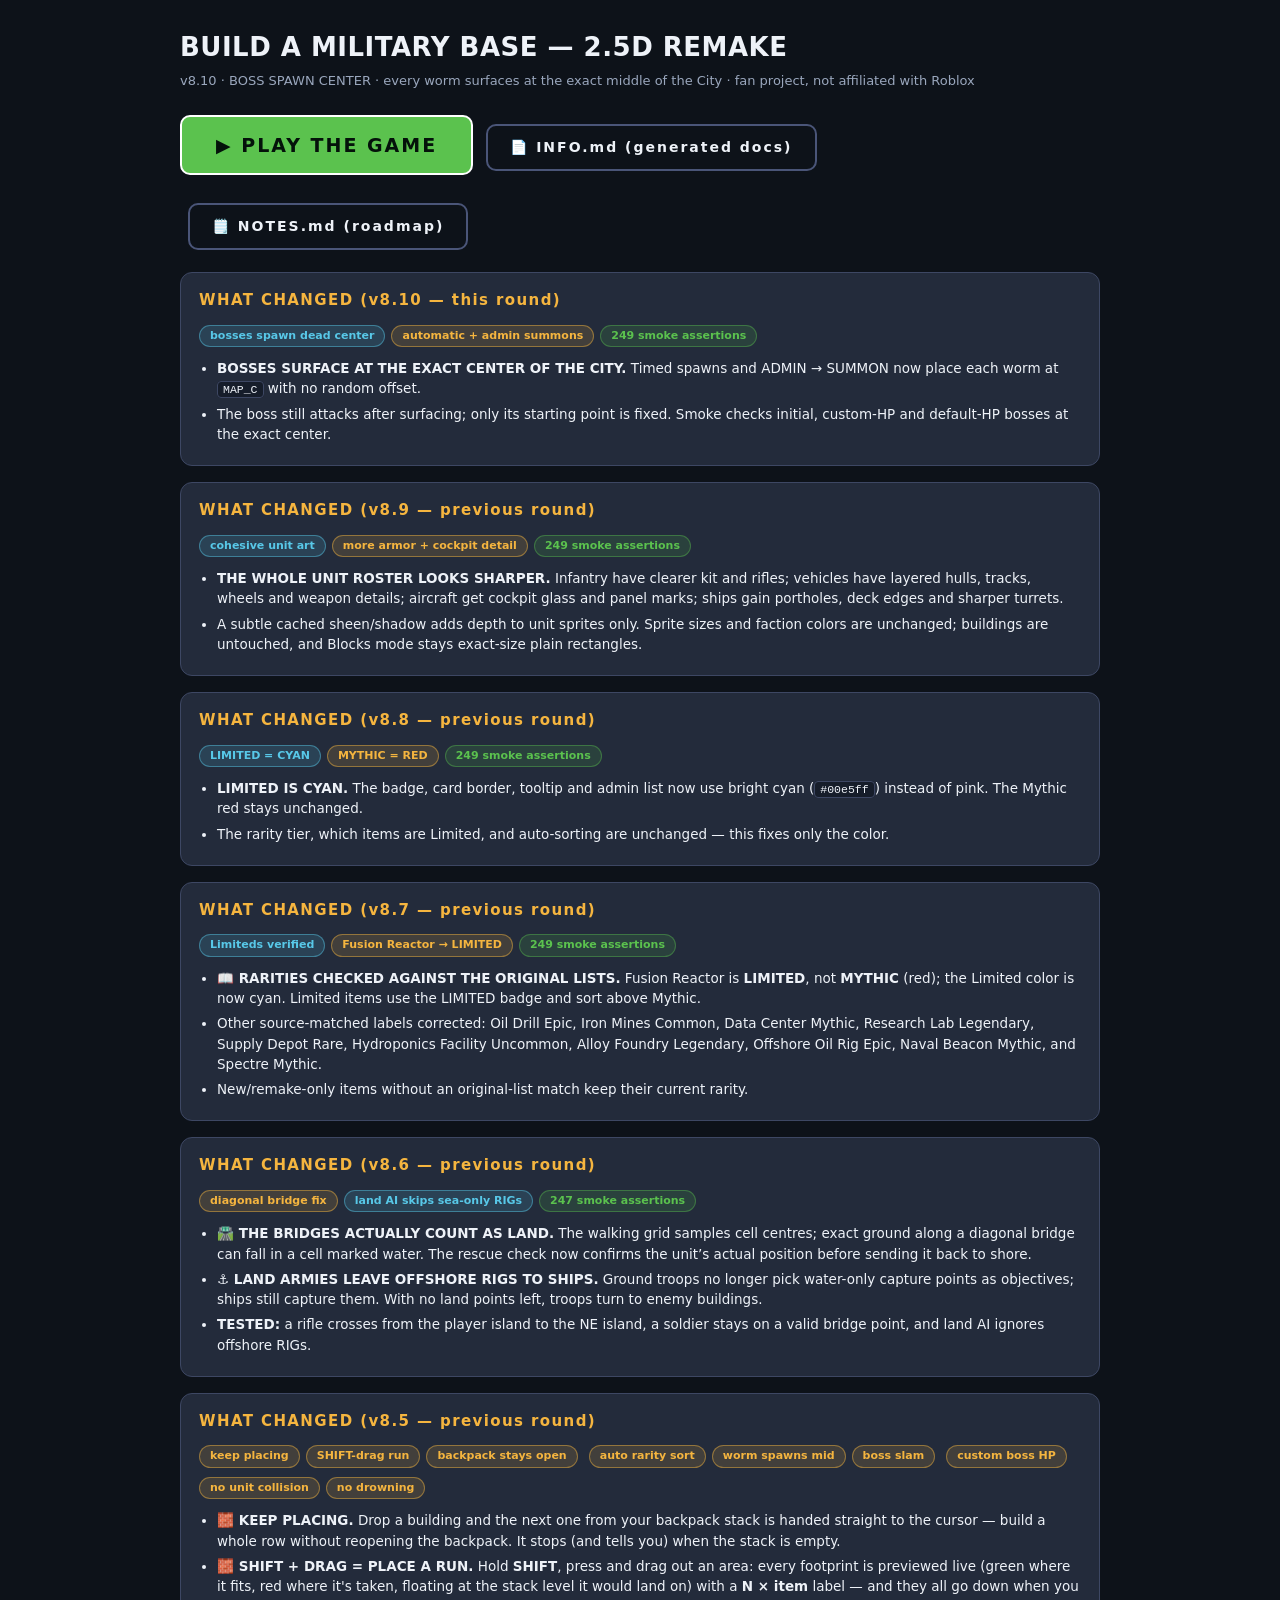
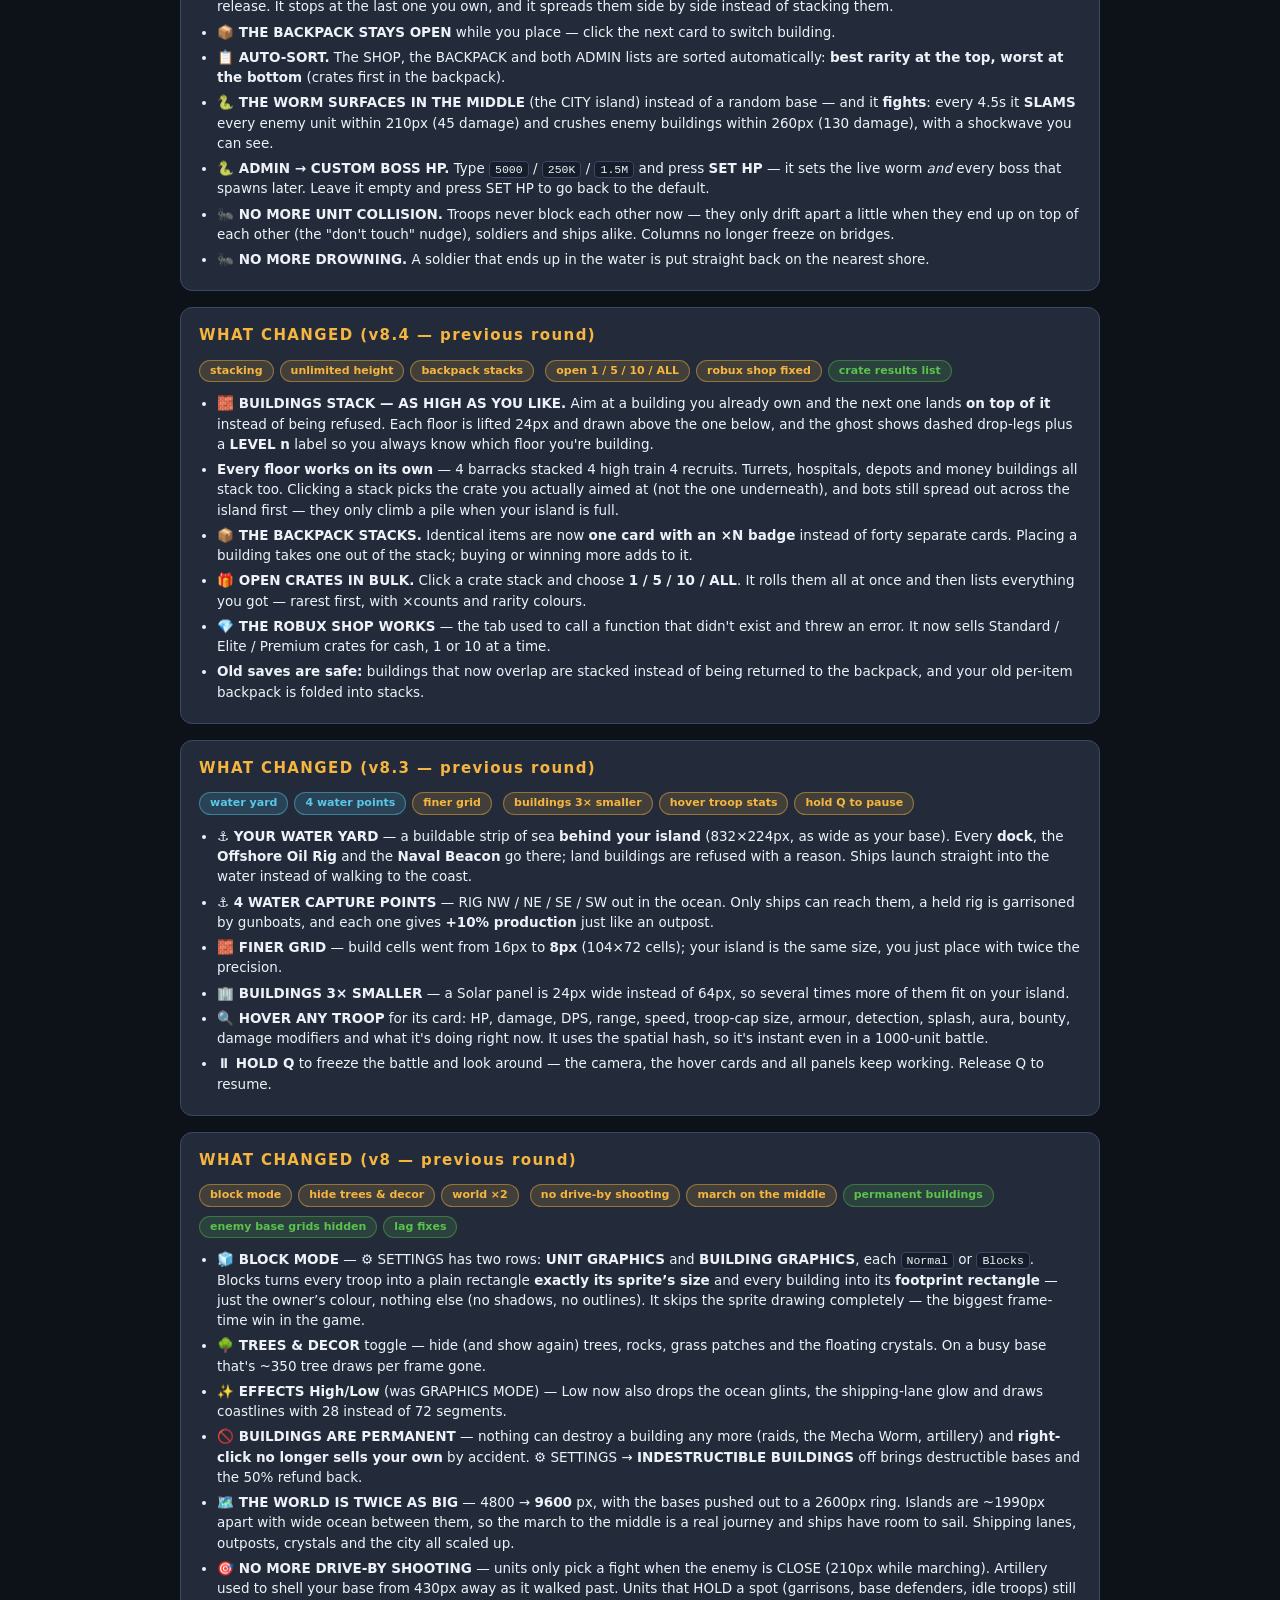
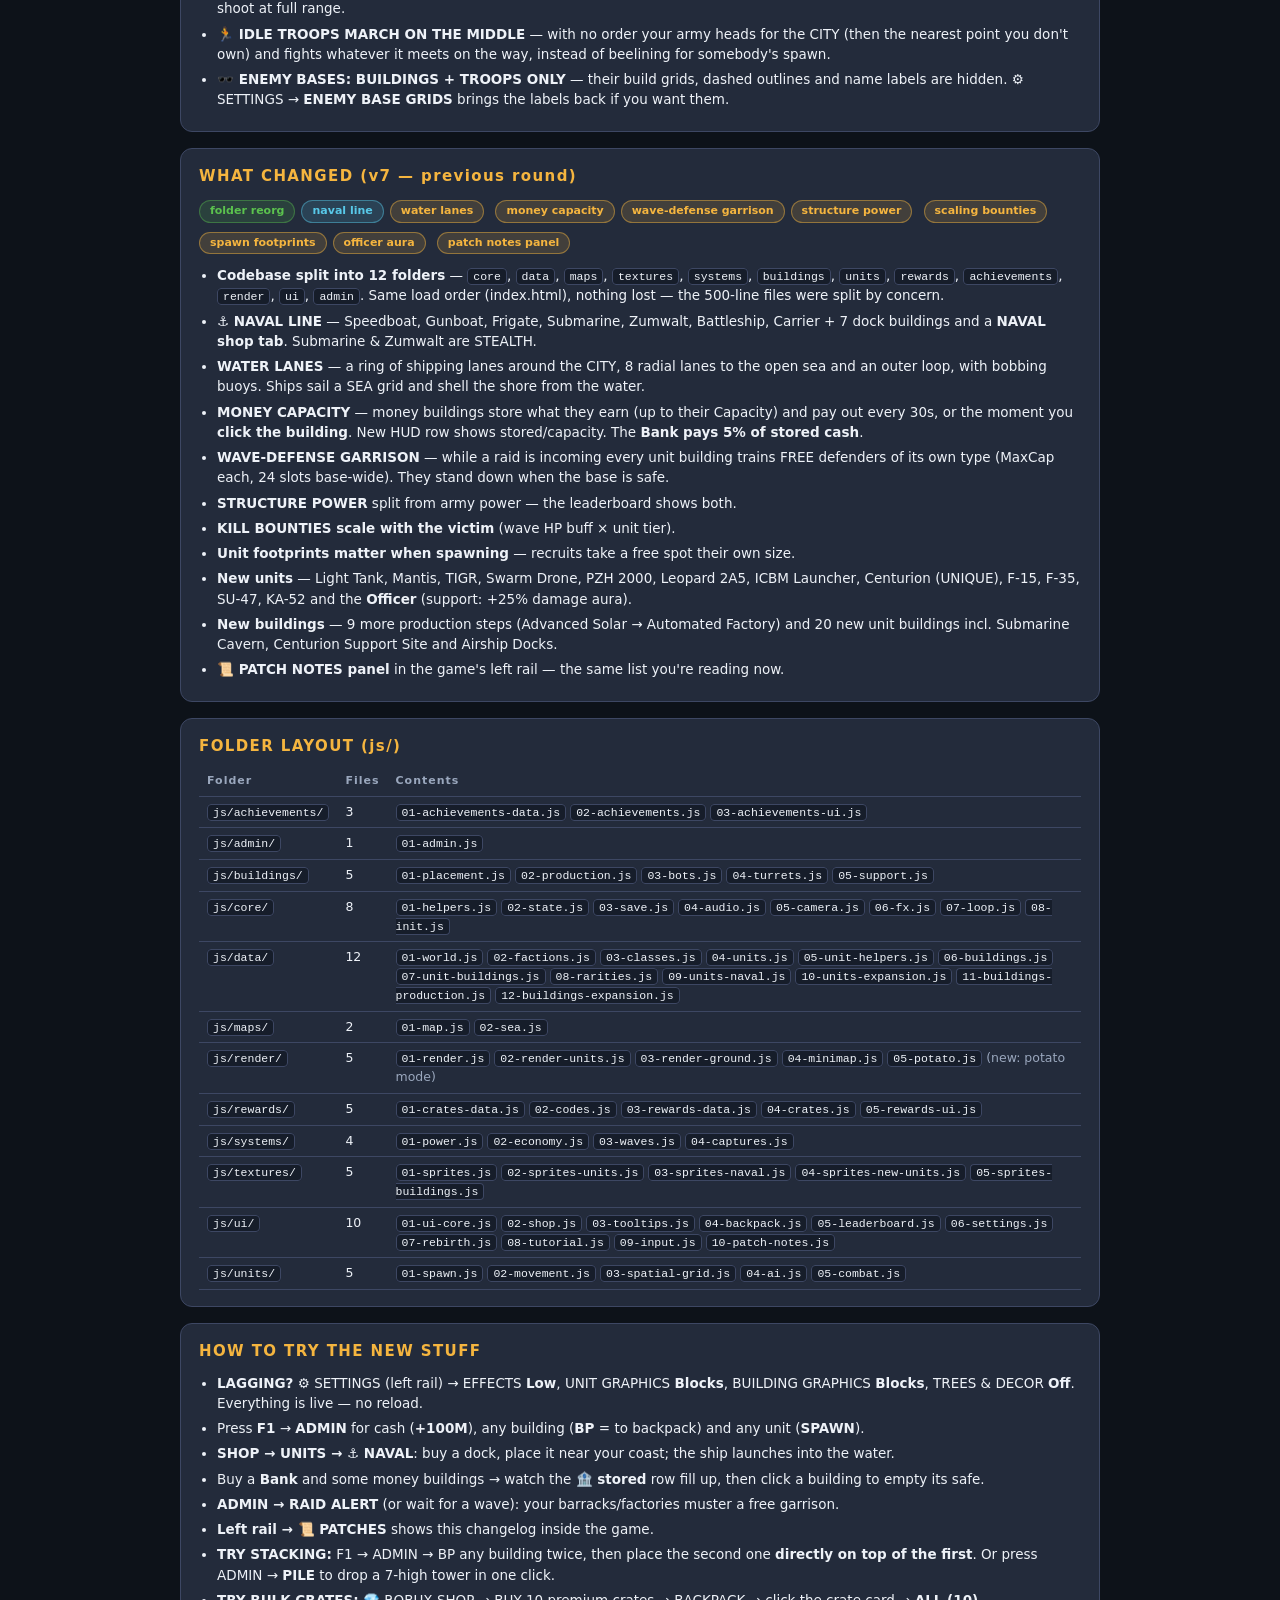
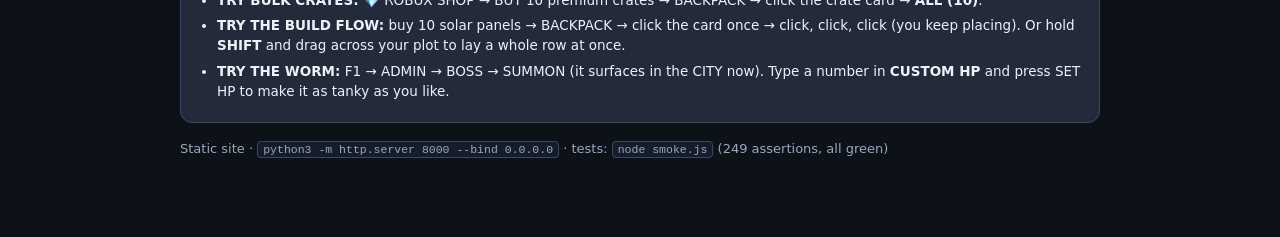
<file: index.html>
<!DOCTYPE html>
<html lang="en"><head><meta charset="utf-8"><meta name="viewport" content="width=device-width,initial-scale=1">
<title>Build a Military Base 2.5D — v8.10 BOSS SPAWN CENTER</title>
<style>
:root{--panel:#232b3b;--panel2:#1b2230;--line:#3d4763;--line2:#4a5578;--txt:#eef2f8;--dim:#9aa7bd;--gold:#f5b53f;--green:#5bc24e;--blue:#4a90e2;--red:#d6493f}
*{margin:0;padding:0;box-sizing:border-box}
body{background:#0d1219;color:var(--txt);font-family:'Segoe UI',system-ui,-apple-system,sans-serif;padding:28px 22px 60px;line-height:1.5}
.wrap{max-width:920px;margin:0 auto}
h1{font-size:26px;letter-spacing:.5px;margin-bottom:4px}
.sub{color:var(--dim);font-size:13px;margin-bottom:18px}
.play{display:inline-block;background:var(--green);border:2px solid #fff;border-radius:10px;color:#04120a;
  font-weight:900;font-size:19px;letter-spacing:2px;padding:14px 34px;text-decoration:none;margin:6px 0 22px}
.play:hover{filter:brightness(1.1)}
.play.ghost{background:transparent;color:var(--txt);border-color:var(--line2);font-size:14px;padding:11px 22px;margin-left:8px}
.card{background:var(--panel);border:1px solid var(--line);border-radius:12px;padding:16px 18px;margin-bottom:16px}
h2{font-size:15px;letter-spacing:1.4px;margin-bottom:10px;color:var(--gold)}
ul{margin-left:18px;font-size:13.5px}
li{margin:5px 0}
table{width:100%;border-collapse:collapse;font-size:12.5px}
td,th{border-bottom:1px solid var(--line);padding:6px 8px;text-align:left;vertical-align:top}
th{color:var(--dim);font-size:11px;letter-spacing:1px}
code{background:#161d2a;border:1px solid var(--line);border-radius:4px;padding:1px 5px;font-size:11.5px}
code.file{background:transparent;border:0;padding:0;color:var(--dim)}
.dim{color:var(--dim)}
.tag{display:inline-block;background:rgba(91,194,78,.15);color:var(--green);border:1px solid rgba(91,194,78,.4);
  border-radius:20px;font-size:11px;font-weight:800;padding:2px 10px;margin:0 6px 6px 0}
.tag.new{background:rgba(245,181,63,.15);color:var(--gold);border-color:rgba(245,181,63,.45)}
.tag.sea{background:rgba(88,200,232,.15);color:#58c8e8;border-color:rgba(88,200,232,.45)}
</style></head><body><div class="wrap">
<h1>BUILD A MILITARY BASE — 2.5D REMAKE</h1>
<div class="sub">v8.10 · BOSS SPAWN CENTER · every worm surfaces at the exact middle of the City · <span class="dim">fan project, not affiliated with Roblox</span></div>

<a class="play" href="vibe/military-base-25d/index.html">▶ PLAY THE GAME</a>
<a class="play ghost" href="vibe/military-base-25d/INFO.md">📄 INFO.md (generated docs)</a>
<a class="play ghost" href="vibe/military-base-25d/NOTES.md">🗒️ NOTES.md (roadmap)</a>

<div class="card"><h2>WHAT CHANGED (v8.10 — this round)</h2>
<div>
<span class="tag sea">bosses spawn dead center</span><span class="tag new">automatic + admin summons</span><span class="tag">249 smoke assertions</span>
</div>
<ul>
<li><b>BOSSES SURFACE AT THE EXACT CENTER OF THE CITY.</b> Timed spawns and ADMIN → SUMMON now place each worm at <code>MAP_C</code> with no random offset.</li>
<li>The boss still attacks after surfacing; only its starting point is fixed. Smoke checks initial, custom-HP and default-HP bosses at the exact center.</li>
</ul></div>

<div class="card"><h2>WHAT CHANGED (v8.9 — previous round)</h2>
<div>
<span class="tag sea">cohesive unit art</span><span class="tag new">more armor + cockpit detail</span><span class="tag">249 smoke assertions</span>
</div>
<ul>
<li><b>THE WHOLE UNIT ROSTER LOOKS SHARPER.</b> Infantry have clearer kit and rifles; vehicles have layered hulls, tracks, wheels and weapon details; aircraft get cockpit glass and panel marks; ships gain portholes, deck edges and sharper turrets.</li>
<li>A subtle cached sheen/shadow adds depth to unit sprites only. Sprite sizes and faction colors are unchanged; buildings are untouched, and Blocks mode stays exact-size plain rectangles.</li>
</ul></div>

<div class="card"><h2>WHAT CHANGED (v8.8 — previous round)</h2>
<div>
<span class="tag sea">LIMITED = CYAN</span><span class="tag new">MYTHIC = RED</span><span class="tag">249 smoke assertions</span>
</div>
<ul>
<li><b>LIMITED IS CYAN.</b> The badge, card border, tooltip and admin list now use bright cyan (<code>#00e5ff</code>) instead of pink. The Mythic red stays unchanged.</li>
<li>The rarity tier, which items are Limited, and auto-sorting are unchanged — this fixes only the color.</li>
</ul></div>

<div class="card"><h2>WHAT CHANGED (v8.7 — previous round)</h2>
<div>
<span class="tag sea">Limiteds verified</span><span class="tag new">Fusion Reactor → LIMITED</span><span class="tag">249 smoke assertions</span>
</div>
<ul>
<li><b>📖 RARITIES CHECKED AGAINST THE ORIGINAL LISTS.</b> Fusion Reactor is <b>LIMITED</b>, not <b>MYTHIC</b> (red); the Limited color is now cyan. Limited items use the LIMITED badge and sort above Mythic.</li>
<li>Other source-matched labels corrected: Oil Drill Epic, Iron Mines Common, Data Center Mythic, Research Lab Legendary, Supply Depot Rare, Hydroponics Facility Uncommon, Alloy Foundry Legendary, Offshore Oil Rig Epic, Naval Beacon Mythic, and Spectre Mythic.</li>
<li>New/remake-only items without an original-list match keep their current rarity.</li>
</ul></div>

<div class="card"><h2>WHAT CHANGED (v8.6 — previous round)</h2>
<div>
<span class="tag new">diagonal bridge fix</span><span class="tag sea">land AI skips sea-only RIGs</span><span class="tag">247 smoke assertions</span>
</div>
<ul>
<li><b>🛣️ THE BRIDGES ACTUALLY COUNT AS LAND.</b> The walking grid samples cell centres; exact ground along a diagonal bridge can fall in a cell marked water. The rescue check now confirms the unit’s actual position before sending it back to shore.</li>
<li><b>⚓ LAND ARMIES LEAVE OFFSHORE RIGS TO SHIPS.</b> Ground troops no longer pick water-only capture points as objectives; ships still capture them. With no land points left, troops turn to enemy buildings.</li>
<li><b>TESTED:</b> a rifle crosses from the player island to the NE island, a soldier stays on a valid bridge point, and land AI ignores offshore RIGs.</li>
</ul></div>

<div class="card"><h2>WHAT CHANGED (v8.5 — previous round)</h2>
<div>
<span class="tag new">keep placing</span><span class="tag new">SHIFT-drag run</span><span class="tag new">backpack stays open</span>
<span class="tag new">auto rarity sort</span><span class="tag new">worm spawns mid</span><span class="tag new">boss slam</span>
<span class="tag new">custom boss HP</span><span class="tag new">no unit collision</span><span class="tag new">no drowning</span>
</div>
<ul>
<li><b>🧱 KEEP PLACING.</b> Drop a building and the next one from your backpack stack is handed straight to the cursor — build a whole row without reopening the backpack. It stops (and tells you) when the stack is empty.</li>
<li><b>🧱 SHIFT + DRAG = PLACE A RUN.</b> Hold <b>SHIFT</b>, press and drag out an area: every footprint is previewed live (green where it fits, red where it's taken, floating at the stack level it would land on) with a <b>N × item</b> label — and they all go down when you release. It stops at the last one you own, and it spreads them side by side instead of stacking them.</li>
<li><b>📦 THE BACKPACK STAYS OPEN</b> while you place — click the next card to switch building.</li>
<li><b>📋 AUTO-SORT.</b> The SHOP, the BACKPACK and both ADMIN lists are sorted automatically: <b>best rarity at the top, worst at the bottom</b> (crates first in the backpack).</li>
<li><b>🐍 THE WORM SURFACES IN THE MIDDLE</b> (the CITY island) instead of a random base — and it <b>fights</b>: every 4.5s it <b>SLAMS</b> every enemy unit within 210px (45 damage) and crushes enemy buildings within 260px (130 damage), with a shockwave you can see.</li>
<li><b>🐍 ADMIN → CUSTOM BOSS HP.</b> Type <code>5000</code> / <code>250K</code> / <code>1.5M</code> and press <b>SET HP</b> — it sets the live worm <i>and</i> every boss that spawns later. Leave it empty and press SET HP to go back to the default.</li>
<li><b>🐜 NO MORE UNIT COLLISION.</b> Troops never block each other now — they only drift apart a little when they end up on top of each other (the "don't touch" nudge), soldiers and ships alike. Columns no longer freeze on bridges.</li>
<li><b>🐜 NO MORE DROWNING.</b> A soldier that ends up in the water is put straight back on the nearest shore.</li>
</ul></div>

<div class="card"><h2>WHAT CHANGED (v8.4 — previous round)</h2>
<div>
<span class="tag new">stacking</span><span class="tag new">unlimited height</span><span class="tag new">backpack stacks</span>
<span class="tag new">open 1 / 5 / 10 / ALL</span><span class="tag new">robux shop fixed</span><span class="tag">crate results list</span>
</div>
<ul>
<li><b>🧱 BUILDINGS STACK — AS HIGH AS YOU LIKE.</b> Aim at a building you already own and the next one lands <b>on top of it</b> instead of being refused. Each floor is lifted 24px and drawn above the one below, and the ghost shows dashed drop-legs plus a <b>LEVEL n</b> label so you always know which floor you're building.</li>
<li><b>Every floor works on its own</b> — 4 barracks stacked 4 high train 4 recruits. Turrets, hospitals, depots and money buildings all stack too. Clicking a stack picks the crate you actually aimed at (not the one underneath), and bots still spread out across the island first — they only climb a pile when your island is full.</li>
<li><b>📦 THE BACKPACK STACKS.</b> Identical items are now <b>one card with an ×N badge</b> instead of forty separate cards. Placing a building takes one out of the stack; buying or winning more adds to it.</li>
<li><b>🎁 OPEN CRATES IN BULK.</b> Click a crate stack and choose <b>1 / 5 / 10 / ALL</b>. It rolls them all at once and then lists everything you got — rarest first, with ×counts and rarity colours.</li>
<li><b>💎 THE ROBUX SHOP WORKS</b> — the tab used to call a function that didn't exist and threw an error. It now sells Standard / Elite / Premium crates for cash, 1 or 10 at a time.</li>
<li><b>Old saves are safe:</b> buildings that now overlap are stacked instead of being returned to the backpack, and your old per-item backpack is folded into stacks.</li>
</ul></div>

<div class="card"><h2>WHAT CHANGED (v8.3 — previous round)</h2>
<div>
<span class="tag sea">water yard</span><span class="tag sea">4 water points</span><span class="tag new">finer grid</span>
<span class="tag new">buildings 3× smaller</span><span class="tag new">hover troop stats</span><span class="tag new">hold Q to pause</span>
</div>
<ul>
<li><b>⚓ YOUR WATER YARD</b> — a buildable strip of sea <b>behind your island</b> (832×224px, as wide as your base). Every <b>dock</b>, the <b>Offshore Oil Rig</b> and the <b>Naval Beacon</b> go there; land buildings are refused with a reason. Ships launch straight into the water instead of walking to the coast.</li>
<li><b>⚓ 4 WATER CAPTURE POINTS</b> — RIG NW / NE / SE / SW out in the ocean. Only ships can reach them, a held rig is garrisoned by gunboats, and each one gives <b>+10% production</b> just like an outpost.</li>
<li><b>🧱 FINER GRID</b> — build cells went from 16px to <b>8px</b> (104×72 cells); your island is the same size, you just place with twice the precision.</li>
<li><b>🏢 BUILDINGS 3× SMALLER</b> — a Solar panel is 24px wide instead of 64px, so several times more of them fit on your island.</li>
<li><b>🔍 HOVER ANY TROOP</b> for its card: HP, damage, DPS, range, speed, troop-cap size, armour, detection, splash, aura, bounty, damage modifiers and what it's doing right now. It uses the spatial hash, so it's instant even in a 1000-unit battle.</li>
<li><b>⏸ HOLD Q</b> to freeze the battle and look around — the camera, the hover cards and all panels keep working. Release Q to resume.</li>
</ul></div>

<div class="card"><h2>WHAT CHANGED (v8 — previous round)</h2>
<div>
<span class="tag new">block mode</span><span class="tag new">hide trees &amp; decor</span><span class="tag new">world ×2</span>
<span class="tag new">no drive-by shooting</span><span class="tag new">march on the middle</span><span class="tag">permanent buildings</span>
<span class="tag">enemy base grids hidden</span><span class="tag">lag fixes</span>
</div>
<ul>
<li><b>🧊 BLOCK MODE</b> — ⚙ SETTINGS has two rows: <b>UNIT GRAPHICS</b> and <b>BUILDING GRAPHICS</b>, each <code>Normal</code> or <code>Blocks</code>. Blocks turns every troop into a plain rectangle <b>exactly its sprite’s size</b> and every building into its <b>footprint rectangle</b> — just the owner’s colour, nothing else (no shadows, no outlines). It skips the sprite drawing completely — the biggest frame-time win in the game.</li>
<li><b>🌳 TREES &amp; DECOR</b> toggle — hide (and show again) trees, rocks, grass patches and the floating crystals. On a busy base that's ~350 tree draws per frame gone.</li>
<li><b>✨ EFFECTS High/Low</b> (was GRAPHICS MODE) — Low now also drops the ocean glints, the shipping-lane glow and draws coastlines with 28 instead of 72 segments.</li>
<li><b>🚫 BUILDINGS ARE PERMANENT</b> — nothing can destroy a building any more (raids, the Mecha Worm, artillery) and <b>right-click no longer sells your own</b> by accident. ⚙ SETTINGS → <b>INDESTRUCTIBLE BUILDINGS</b> off brings destructible bases and the 50% refund back.</li>
<li><b>🗺️ THE WORLD IS TWICE AS BIG</b> — 4800 → <b>9600</b> px, with the bases pushed out to a 2600px ring. Islands are ~1990px apart with wide ocean between them, so the march to the middle is a real journey and ships have room to sail. Shipping lanes, outposts, crystals and the city all scaled up.</li>
<li><b>🎯 NO MORE DRIVE-BY SHOOTING</b> — units only pick a fight when the enemy is CLOSE (210px while marching). Artillery used to shell your base from 430px away as it walked past. Units that HOLD a spot (garrisons, base defenders, idle troops) still shoot at full range.</li>
<li><b>🏃 IDLE TROOPS MARCH ON THE MIDDLE</b> — with no order your army heads for the CITY (then the nearest point you don't own) and fights whatever it meets on the way, instead of beelining for somebody's spawn.</li>
<li><b>🕶️ ENEMY BASES: BUILDINGS + TROOPS ONLY</b> — their build grids, dashed outlines and name labels are hidden. ⚙ SETTINGS → <b>ENEMY BASE GRIDS</b> brings the labels back if you want them.</li>
</ul></div>

<div class="card"><h2>WHAT CHANGED (v7 — previous round)</h2>
<div>
<span class="tag">folder reorg</span><span class="tag sea">naval line</span><span class="tag new">water lanes</span>
<span class="tag new">money capacity</span><span class="tag new">wave-defense garrison</span><span class="tag new">structure power</span>
<span class="tag new">scaling bounties</span><span class="tag new">spawn footprints</span><span class="tag new">officer aura</span>
<span class="tag new">patch notes panel</span>
</div>
<ul>
<li><b>Codebase split into 12 folders</b> — <code>core</code>, <code>data</code>, <code>maps</code>, <code>textures</code>, <code>systems</code>, <code>buildings</code>, <code>units</code>, <code>rewards</code>, <code>achievements</code>, <code>render</code>, <code>ui</code>, <code>admin</code>. Same load order (index.html), nothing lost — the 500-line files were split by concern.</li>
<li><b>⚓ NAVAL LINE</b> — Speedboat, Gunboat, Frigate, Submarine, Zumwalt, Battleship, Carrier + 7 dock buildings and a <b>NAVAL shop tab</b>. Submarine &amp; Zumwalt are STEALTH.</li>
<li><b>WATER LANES</b> — a ring of shipping lanes around the CITY, 8 radial lanes to the open sea and an outer loop, with bobbing buoys. Ships sail a SEA grid and shell the shore from the water.</li>
<li><b>MONEY CAPACITY</b> — money buildings store what they earn (up to their Capacity) and pay out every 30s, or the moment you <b>click the building</b>. New HUD row shows stored/capacity. The <b>Bank pays 5% of stored cash</b>.</li>
<li><b>WAVE-DEFENSE GARRISON</b> — while a raid is incoming every unit building trains FREE defenders of its own type (MaxCap each, 24 slots base-wide). They stand down when the base is safe.</li>
<li><b>STRUCTURE POWER</b> split from army power — the leaderboard shows both.</li>
<li><b>KILL BOUNTIES scale with the victim</b> (wave HP buff × unit tier).</li>
<li><b>Unit footprints matter when spawning</b> — recruits take a free spot their own size.</li>
<li><b>New units</b> — Light Tank, Mantis, TIGR, Swarm Drone, PZH 2000, Leopard 2A5, ICBM Launcher, Centurion (UNIQUE), F-15, F-35, SU-47, KA-52 and the <b>Officer</b> (support: +25% damage aura).</li>
<li><b>New buildings</b> — 9 more production steps (Advanced Solar → Automated Factory) and 20 new unit buildings incl. Submarine Cavern, Centurion Support Site and Airship Docks.</li>
<li><b>📜 PATCH NOTES panel</b> in the game's left rail — the same list you're reading now.</li>
</ul></div>

<div class="card"><h2>FOLDER LAYOUT (js/)</h2>
<table><tr><th>Folder</th><th>Files</th><th>Contents</th></tr>
<tr><td><code>js/achievements/</code></td><td>3</td><td><code>01-achievements-data.js</code> <code>02-achievements.js</code> <code>03-achievements-ui.js</code></td></tr>
<tr><td><code>js/admin/</code></td><td>1</td><td><code>01-admin.js</code></td></tr>
<tr><td><code>js/buildings/</code></td><td>5</td><td><code>01-placement.js</code> <code>02-production.js</code> <code>03-bots.js</code> <code>04-turrets.js</code> <code>05-support.js</code></td></tr>
<tr><td><code>js/core/</code></td><td>8</td><td><code>01-helpers.js</code> <code>02-state.js</code> <code>03-save.js</code> <code>04-audio.js</code> <code>05-camera.js</code> <code>06-fx.js</code> <code>07-loop.js</code> <code>08-init.js</code></td></tr>
<tr><td><code>js/data/</code></td><td>12</td><td><code>01-world.js</code> <code>02-factions.js</code> <code>03-classes.js</code> <code>04-units.js</code> <code>05-unit-helpers.js</code> <code>06-buildings.js</code> <code>07-unit-buildings.js</code> <code>08-rarities.js</code> <code>09-units-naval.js</code> <code>10-units-expansion.js</code> <code>11-buildings-production.js</code> <code>12-buildings-expansion.js</code></td></tr>
<tr><td><code>js/maps/</code></td><td>2</td><td><code>01-map.js</code> <code>02-sea.js</code></td></tr>
<tr><td><code>js/render/</code></td><td>5</td><td><code>01-render.js</code> <code>02-render-units.js</code> <code>03-render-ground.js</code> <code>04-minimap.js</code> <code>05-potato.js</code> <span class="dim">(new: potato mode)</span></td></tr>
<tr><td><code>js/rewards/</code></td><td>5</td><td><code>01-crates-data.js</code> <code>02-codes.js</code> <code>03-rewards-data.js</code> <code>04-crates.js</code> <code>05-rewards-ui.js</code></td></tr>
<tr><td><code>js/systems/</code></td><td>4</td><td><code>01-power.js</code> <code>02-economy.js</code> <code>03-waves.js</code> <code>04-captures.js</code></td></tr>
<tr><td><code>js/textures/</code></td><td>5</td><td><code>01-sprites.js</code> <code>02-sprites-units.js</code> <code>03-sprites-naval.js</code> <code>04-sprites-new-units.js</code> <code>05-sprites-buildings.js</code></td></tr>
<tr><td><code>js/ui/</code></td><td>10</td><td><code>01-ui-core.js</code> <code>02-shop.js</code> <code>03-tooltips.js</code> <code>04-backpack.js</code> <code>05-leaderboard.js</code> <code>06-settings.js</code> <code>07-rebirth.js</code> <code>08-tutorial.js</code> <code>09-input.js</code> <code>10-patch-notes.js</code></td></tr>
<tr><td><code>js/units/</code></td><td>5</td><td><code>01-spawn.js</code> <code>02-movement.js</code> <code>03-spatial-grid.js</code> <code>04-ai.js</code> <code>05-combat.js</code></td></tr>
</table></div>

<div class="card"><h2>HOW TO TRY THE NEW STUFF</h2><ul>
<li><b>LAGGING?</b> ⚙ SETTINGS (left rail) → EFFECTS <b>Low</b>, UNIT GRAPHICS <b>Blocks</b>, BUILDING GRAPHICS <b>Blocks</b>, TREES &amp; DECOR <b>Off</b>. Everything is live — no reload.</li>
<li>Press <b>F1</b> → <b>ADMIN</b> for cash (<b>+100M</b>), any building (<b>BP</b> = to backpack) and any unit (<b>SPAWN</b>).</li>
<li><b>SHOP → UNITS → ⚓ NAVAL</b>: buy a dock, place it near your coast; the ship launches into the water.</li>
<li>Buy a <b>Bank</b> and some money buildings → watch the <b>🏦 stored</b> row fill up, then click a building to empty its safe.</li>
<li><b>ADMIN → RAID ALERT</b> (or wait for a wave): your barracks/factories muster a free garrison.</li>
<li><b>Left rail → 📜 PATCHES</b> shows this changelog inside the game.</li>
<li><b>TRY STACKING:</b> F1 → ADMIN → BP any building twice, then place the second one <b>directly on top of the first</b>. Or press ADMIN → <b>PILE</b> to drop a 7-high tower in one click.</li>
<li><b>TRY BULK CRATES:</b> 💎 ROBUX SHOP → BUY 10 premium crates → BACKPACK → click the crate card → <b>ALL (10)</b>.</li>
<li><b>TRY THE BUILD FLOW:</b> buy 10 solar panels → BACKPACK → click the card once → click, click, click (you keep placing). Or hold <b>SHIFT</b> and drag across your plot to lay a whole row at once.</li>
<li><b>TRY THE WORM:</b> F1 → ADMIN → BOSS → SUMMON (it surfaces in the CITY now). Type a number in <b>CUSTOM HP</b> and press SET HP to make it as tanky as you like.</li>
</ul></div>
<div class="sub dim">Static site · <code>python3 -m http.server 8000 --bind 0.0.0.0</code> · tests: <code>node smoke.js</code> (249 assertions, all green)</div>
</div></body></html>
</file>
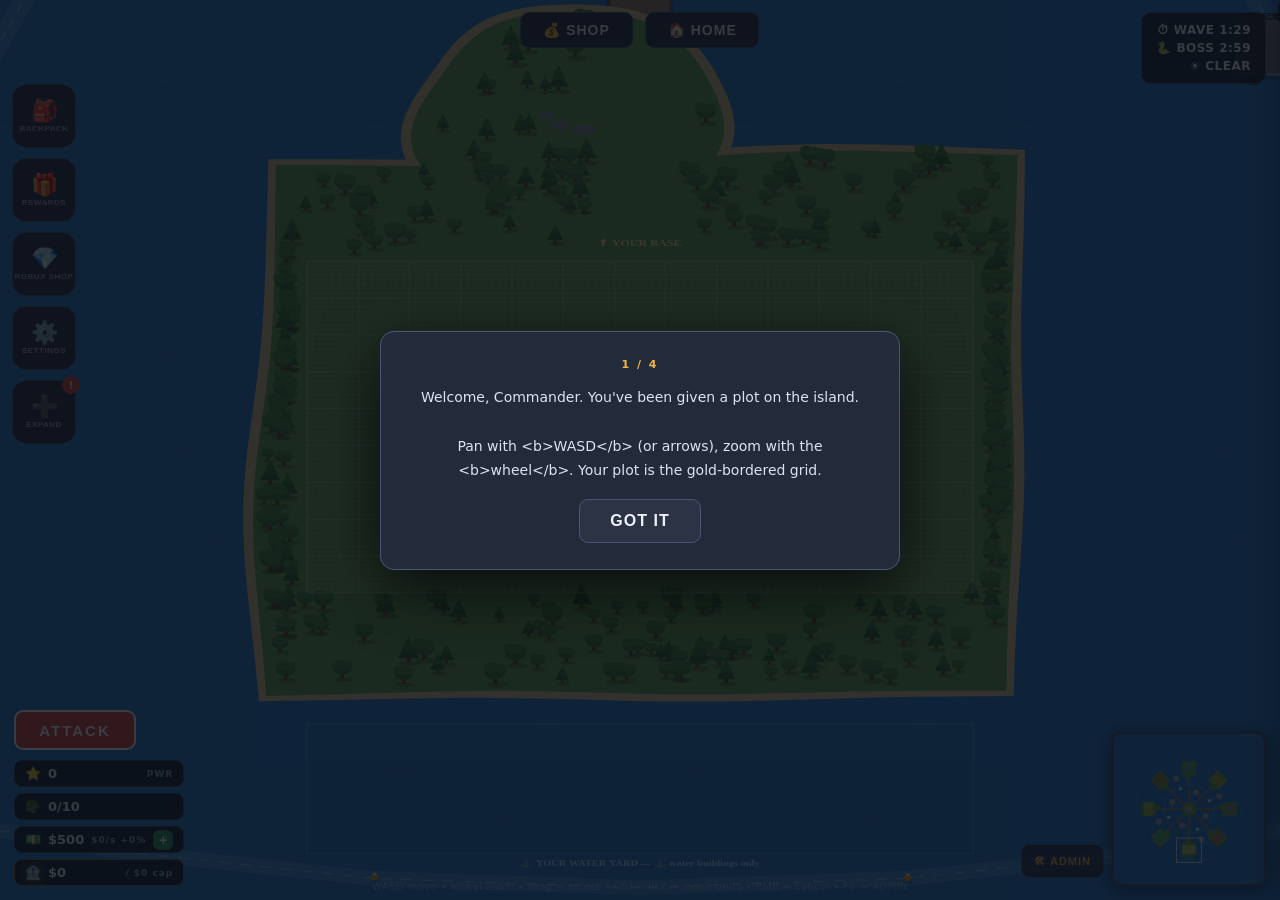
<file: vibe/military-base-25d/index.html>
<!DOCTYPE html>
<html lang="en">
<head>
<meta charset="UTF-8">
<meta name="viewport" content="width=device-width, initial-scale=1.0">
<title>Build a Military Base — 2.5D Remake</title>
<link rel="stylesheet" href="style.css?v=8.14">
</head>
<body>
<canvas id="cv"></canvas>

<!-- top bar -->
<div id="topbar">
  <button class="pill" id="btnShop">💰 SHOP</button>
  <button class="pill" id="btnHome">🏠 HOME</button>
</div>

<!-- left rail (v8.14: 4 core buttons + EXPAND reveals the rest, like the original) -->
<div id="rail">
  <button class="rail-btn" data-panel="backpack"><span class="r-ico">🎒</span><span class="r-lbl">BACKPACK</span></button>
  <button class="rail-btn" data-panel="rewards"><span class="r-ico">🎁</span><span class="r-lbl">REWARDS</span></button>
  <button class="rail-btn" data-panel="robux"><span class="r-ico">💎</span><span class="r-lbl">ROBUX SHOP</span></button>
  <button class="rail-btn" data-panel="settings"><span class="r-ico">⚙️</span><span class="r-lbl">SETTINGS</span></button>
  <button class="rail-btn rail-extra" data-panel="achieve"><span class="r-ico">🏆</span><span class="r-lbl">TROPHIES</span><span class="badge" id="achBadge" hidden>0</span></button>
  <button class="rail-btn rail-extra" data-panel="leader"><span class="r-ico">📊</span><span class="r-lbl">RANKS</span></button>
  <button class="rail-btn rail-extra" data-panel="rebirth" id="railRebirth"><span class="r-ico">🔥</span><span class="r-lbl">REBIRTH</span><span class="badge" id="rbBadge" hidden>!</span></button>
  <button class="rail-btn rail-extra" data-panel="patch"><span class="r-ico">📜</span><span class="r-lbl">PATCHES</span></button>
  <button class="rail-btn rail-extra" data-panel="quests"><span class="r-ico">📋</span><span class="r-lbl">QUESTS</span><span class="badge" id="qBadge" hidden>0</span></button>
  <button class="rail-btn" id="btnExpand"><span class="r-ico" id="expIco">➕</span><span class="r-lbl" id="expLbl">EXPAND</span><span class="badge" id="expBadge" hidden>!</span></button>
</div>

<!-- event timer (top right) -->
<div id="timerbox">
  <div class="t-line" id="tWave">⏱ WAVE 1:30</div>
  <div class="t-line" id="tBoss">🐍 BOSS 3:00</div>
  <div class="t-line" id="tWx">☀️ CLEAR</div>
</div>

<!-- boss hp bar -->
<div id="bossbar" hidden>
  <div class="bb-label">🐍 MECHA WORM</div>
  <div class="bb-track"><div class="bb-fill" id="bbFill"></div></div>
</div>

<!-- bottom-left HUD -->
<div id="hud">
  <button id="btnAttack">ATTACK</button>
  <div class="statbar"><span class="s-ico">⭐</span><span id="stPower">0</span><span class="s-cap">PWR</span></div>
  <div class="statbar"><span class="s-ico">🪖</span><span id="stUnits">0/10</span></div>
  <div class="statbar cash"><span class="s-ico">💵</span><span id="stCash">$500</span><span class="s-cap" id="stIncome">$0/s</span><button id="btnCashPlus" title="Open the ROBUX SHOP">+</button></div>
  <div class="statbar bank" id="stStoredRow" hidden><span class="s-ico">🏦</span><span id="stStored">$0</span><span class="s-cap" id="stCap">/ $0 cap</span></div>
</div>

<!-- control hint -->
<div id="hint">WASD move • wheel zoom • drag = select • Ctrl+click = move units • RMB = cancel • F1 = ADMIN</div>

<!-- minimap -->
<div id="minibox"><canvas id="mini" width="150" height="150"></canvas></div>
<button id="btnAdmin" title="Admin panel (F1 or `)">🛠 ADMIN</button>

<!-- ============ ADMIN DRAWER ============ -->
<div id="p-admin">
  <div class="a-head"><span>🛠 ADMIN PANEL</span><button class="x" id="aClose">✕</button></div>
  <div class="a-body">
    <div class="a-sec">💵 CASH</div>
    <div class="a-row">
      <button class="abtn" onclick="Admin.cash(10000)">+10K</button>
      <button class="abtn" onclick="Admin.cash(100000)">+100K</button>
      <button class="abtn" onclick="Admin.cash(1000000)">+1M</button>
      <button class="abtn" onclick="Admin.cash(100000000)">+100M</button>
    </div>
    <div class="a-row">
      <input id="aCash" class="ain" placeholder="custom (e.g. 2.5M)">
      <button class="abtn" onclick="Admin.cashCustom()">GIVE</button>
    </div>

    <div class="a-sec">🔎 SPAWN SETTINGS</div>
    <div class="a-row a-spawn">
      <input id="aFind" class="ainput" type="search" placeholder="Search buildings & units…" autocomplete="off">
    </div>
    <div class="a-row a-spawn">
      <label class="a-lbl">QTY</label>
      <input id="aQty" class="ainput a-qty" type="number" min="1" max="1000" step="1" value="1">
      <button class="abtn a-q" data-q="1">1</button><button class="abtn a-q" data-q="10">10</button><button class="abtn a-q" data-q="100">100</button><button class="abtn a-q" data-q="1000">1K</button>
    </div>
    <div class="a-row a-spawn">
      <label class="a-lbl">FOR</label>
      <select id="aOwner" class="aselect a-owner"></select>
    </div>

    <div class="a-sec">🏭 BUILDINGS <span class="a-note" id="aBuildsN"></span> <span class="a-note">BP = backpack ×QTY • PL = place on plot</span></div>
    <div id="aBuilds" class="a-list"></div>

    <div class="a-sec">🪖 SUMMON UNITS <span class="a-note" id="aUnitsN"></span> <span class="a-note">×QTY, ignores cap</span></div>
    <div id="aUnits" class="a-list"></div>

    <div class="a-sec">📦 CRATES (to backpack) <span class="a-note">stacks · open 1/5/10/ALL in the backpack</span></div>
    <div class="a-row">
      <button class="abtn" onclick="Admin.crate('standard')">STANDARD</button>
      <button class="abtn" onclick="Admin.crate('elite')">ELITE</button>
      <button class="abtn" onclick="Admin.crate('premium')">PREMIUM</button>
      <button class="abtn gold" onclick="Admin.crate('golden')">GOLDEN</button>
    </div>
    <div class="a-row">
      <button class="abtn" onclick="Admin.crate('premium',10)">PREMIUM ×10</button>
      <button class="abtn" onclick="Admin.crate('golden',10)">GOLDEN ×10</button>
    </div>

    <div class="a-sec">🧱 STACKING (v8.4) <span class="a-note">unlimited height</span></div>
    <div class="a-row">
      <button class="abtn" onclick="Admin.pile('solar',7)">PILE 7 SOLAR</button>
      <button class="abtn" onclick="Admin.pile('barracks',5)">PILE 5 BARRACKS</button>
      <button class="abtn" onclick="Admin.pile('industrial',4)">PILE 4 DRILLS</button>
    </div>
    <div class="a-row"><span class="a-note">Or hold any building in your backpack and click one you already own — it stacks on top. PILE stacks ×QTY of whatever you searched for at the top of the list.</span></div>

    <div class="a-sec">🤖 BOT BASES (pick a preset — yours stays yours)</div>
    <div id="aBots" class="a-bots"></div>

    <div class="a-sec">🐍 BOSS <span class="a-note">surfaces in the CITY (the middle) and SLAMS everything nearby</span></div>
    <div class="a-row">
      <button class="abtn" onclick="Admin.boss('summon')">SUMMON</button>
      <button class="abtn" onclick="Admin.boss('kill')">KILL + REWARD</button>
      <button class="abtn" onclick="Admin.boss('hp1')">SET 1 HP</button>
      <button class="abtn" onclick="Admin.boss('more')">+10K HP</button>
    </div>
    <div class="a-row">
      <input id="aBossHp" class="code-input a-hp" placeholder="CUSTOM HP (5000 / 250K / 2M)" autocomplete="off">
      <button class="abtn" onclick="Admin.bossHp()">SET HP</button>
    </div>
    <div class="a-row"><span class="a-note">CUSTOM HP also applies to every worm that spawns later. Leave it empty and press SET HP to go back to the default.</span></div>

    <div class="a-sec">⚠️ WAVES</div>
    <div class="a-row">
      <button class="abtn" onclick="Admin.wave('now')">SPAWN NOW</button>
      <button class="abtn" onclick="Admin.wave('horde')">HORDE x3</button>
      <button class="abtn" onclick="Admin.wave('reset')">RESET TIMERS</button>
    </div>

    <div class="a-sec">🚩 POINTS</div>
    <div class="a-row">
      <button class="abtn" onclick="Admin.points('take')">CAPTURE ALL</button>
      <button class="abtn" onclick="Admin.points('lose')">RELEASE TO NEUTRAL</button>
    </div>

    <div class="a-sec">🔥 REBIRTH</div>
    <div class="a-row">
      <button class="abtn" onclick="Admin.rebirth(1)">+1</button>
      <button class="abtn" onclick="Admin.rebirth(10)">+10</button>
      <button class="abtn" onclick="Admin.rebirth('force')">FORCE RESET NOW</button>
    </div>

    <div class="a-sec">⏱ TIME SCALE</div>
    <div class="a-row" id="aSpeed">
      <button class="abtn" data-sp="0">⏸</button>
      <button class="abtn on" data-sp="1">1x</button>
      <button class="abtn" data-sp="2">2x</button>
      <button class="abtn" data-sp="5">5x</button>
      <button class="abtn" data-sp="10">10x</button>
    </div>

    <div class="a-sec">⚙️ CHEATS</div>
    <div class="a-row">
      <button class="abtn tog" id="aGod">GOD MODE</button>
      <button class="abtn tog" id="aFreeze">FREEZE WAVES/BOSS</button>
      <button class="abtn tog" id="aNoResp">NO GARRISON RESPAWN</button>
    </div>
    <div class="a-row">
      <button class="abtn" onclick="Admin.claimRewards()">CLAIM ALL REWARDS</button>
      <button class="abtn" onclick="Admin.giveAllBuildings()">GIVE ALL BUILDINGS</button>
    </div>
    <div class="a-row">
      <button class="abtn" onclick="Admin.collectAll()">EMPTY ALL SAFES</button>
      <button class="abtn" onclick="Admin.garrison('train')">MUSTER GARRISON</button>
      <button class="abtn" onclick="Admin.garrison('standdown')">STAND DOWN</button>
      <button class="abtn" onclick="Admin.raid()">RAID ALERT</button>
    </div>

    <div class="a-sec">📍 TELEPORT CAMERA</div>
    <div class="a-row">
      <button class="abtn" onclick="Admin.go('base')">BASE</button>
      <button class="abtn" onclick="Admin.go('city')">CITY</button>
      <button class="abtn" onclick="Admin.go('north')">N</button>
      <button class="abtn" onclick="Admin.go('east')">E</button>
      <button class="abtn" onclick="Admin.go('south')">S</button>
      <button class="abtn" onclick="Admin.go('west')">W</button>
      <button class="abtn" onclick="Admin.go('nw')">NW</button>
      <button class="abtn" onclick="Admin.go('ne')">NE</button>
      <button class="abtn" onclick="Admin.go('se')">SE</button>
      <button class="abtn" onclick="Admin.go('sw')">SW</button>
      <button class="abtn" onclick="Admin.go('boss')">BOSS</button>
    </div>

    <div class="a-sec">📊 DEBUG</div>
    <div class="a-stats" id="aStats">—</div>

    <div class="a-sec">💾 SAVE DATA</div>
    <div class="a-row">
      <button class="abtn" onclick="Admin.exportSave()">EXPORT</button>
      <button class="abtn" onclick="Admin.importSave()">IMPORT &amp; RELOAD</button>
      <button class="abtn danger" onclick="Admin.wipe()">WIPE ALL</button>
    </div>
    <textarea id="aSave" class="asave" placeholder="save JSON appears here (export) or paste here (import)"></textarea>
  </div>
</div>

<!-- hover stat tooltip (shop cards) -->
<div id="tip" hidden></div>

<!-- toasts -->
<div id="toasts"></div>

<!-- ============ PANELS ============ -->
<div class="panel" id="p-shop">
  <div class="p-head"><span class="p-title">SHOP</span><button class="x" data-close>✕</button></div>
  <div class="p-body">
    <div class="tabs" id="shopTabs">
      <button data-tab="production" class="on">PRODUCTION</button>
      <button data-tab="units">UNITS</button>
      <button data-tab="special">SPECIAL</button>
      <button data-tab="decor">DECOR</button>
    </div>
    <div class="tabs sub" id="shopSubs" hidden></div>
    <div class="grid" id="shopGrid"></div>
  </div>
</div>

<div class="panel" id="p-backpack">
  <div class="p-head"><span class="p-title">BACKPACK</span><button class="x" data-close>✕</button></div>
  <div class="p-body">
    <p class="p-note">Identical items STACK (the badge = how many you hold) and the best rarity sits at the top. Click a building to place one — the backpack STAYS OPEN so you can keep placing; <b>SHIFT + drag</b> lays down a whole row/block. Click a crate to open 1 / 5 / 10 / ALL.</p>
    <div class="grid" id="bpGrid"></div>
  </div>
</div>

<div class="panel" id="p-rewards">
  <div class="p-head"><span class="p-title">REWARDS</span><button class="x" data-close>✕</button></div>
  <div class="p-body"><div class="rw-list" id="rwList"></div></div>
</div>

<div class="panel" id="p-achieve">
  <div class="p-head"><span class="p-title">🏆 ACHIEVEMENTS</span><button class="x" data-close>✕</button></div>
  <div class="p-body"><p class="p-note" id="achSummary"></p><div class="rw-list" id="achList"></div></div>
</div>

<div class="panel" id="p-leader">
  <div class="p-head"><span class="p-title">📊 LEADERBOARD</span><button class="x" data-close>✕</button></div>
  <div class="p-body"><p class="p-note">All 8 factions ranked by military power (buildings + army). Points held shown as flags.</p><div class="lb-list" id="lbList"></div></div>
</div>

<div class="panel" id="p-robux">
  <div class="p-head"><span class="p-title">ROBUX SHOP</span><button class="x" data-close>✕</button></div>
  <div class="p-body">
    <p class="p-note">This is a fan-made 2.5D remake — no real Robux. Crates cost in-game cash instead. Premium crates only contain LEGENDARY / MYTHIC buildings. Weekly featured item + pity after 80. Crates stack in your backpack — open them 1, 5, 10 or ALL at a time.</p>
    <div class="grid" id="rxGrid"></div>
  </div>
</div>

<div class="panel" id="p-settings">
  <div class="p-head"><span class="p-title">SETTINGS</span><button class="x" data-close>✕</button></div>
  <div class="p-body">
    <div class="set-row"><span>MUSIC</span><button class="toggle on" id="setMusic">On</button></div>
    <div class="set-row"><span>BUILDING SFX</span><button class="toggle on" id="setSfx">On</button></div>
    <div class="set-row"><span>DAMAGE NUMBERS</span><button class="toggle on" id="setDmg">On</button></div>
    <div class="set-row"><span>EFFECTS (FX)</span><button class="toggle blue on" id="setGfx">High</button></div>
    <div class="set-row"><span>UNIT GRAPHICS</span><button class="toggle blue on" id="setUnits">Normal</button></div>
    <div class="set-row"><span>BUILDING GRAPHICS</span><button class="toggle blue on" id="setBlds">Normal</button></div>
    <div class="set-row"><span>TREES &amp; DECOR</span><button class="toggle on" id="setTrees">On</button></div>
    <div class="set-row"><span>ENEMY BASE GRIDS</span><button class="toggle" id="setBotGrid">Off</button></div>
    <div class="set-row"><span>INDESTRUCTIBLE BUILDINGS</span><button class="toggle on" id="setIndestruct">On</button></div>
    <div class="set-row small"><span class="dim">LAGGING? Set EFFECTS → Low, both GRAPHICS rows → Blocks and TREES &amp; DECOR → Off.</span></div>
    <div class="set-row"><span>CODE</span><input id="codeBox" class="code-input" placeholder="Insert Codes Here" autocomplete="off"></div>
    <div class="set-row small"><span class="dim">Try: LOGI • WOWPREMIUM • SORRY • DUELS • 200K</span></div>
    <div class="set-row"><span></span><button class="danger" id="btnWipe">HARD RESET</button></div>
  </div>
</div>

<div class="panel" id="p-quests">
  <div class="p-head"><span class="p-title">📋 QUESTS</span><button class="x" data-close>✕</button></div>
  <div class="p-body">
    <div class="q-tokens">🎫 Quest tokens: <b id="qTokens">0</b> — spend them on crates below!</div>
    <div class="a-sec">DAILY QUESTS (reset in <span id="qDailyIn">--</span>)</div>
    <div id="qDaily"></div>
    <div class="a-sec">WEEKLY QUESTS (reset in <span id="qWeeklyIn">--</span>)</div>
    <div id="qWeekly"></div>
    <div class="a-sec">🎫 TOKEN SHOP</div>
    <div id="qShop"></div>
  </div>
</div>

<div class="panel" id="p-patch">
  <div class="p-head"><span class="p-title">📜 PATCH NOTES</span><button class="x" data-close>✕</button></div>
  <div class="p-body"><p class="p-note">Latest build first. Every change below is live in this version.</p><div class="rw-list" id="patchList"></div></div>
</div>

<div class="panel modal" id="p-rebirth">
  <div class="p-head"><span class="p-title">🔥 REBIRTH</span><button class="x" data-close>✕</button></div>
  <div class="p-body center">
    <div id="rbInfo"></div>
    <div class="btn-row">
      <button class="pill big" id="btnRebirthYes">REBIRTH</button>
      <button class="pill big ghost" data-close>NOT YET</button>
    </div>
  </div>
</div>

<div class="panel modal" id="p-openq">
  <div class="p-head"><span class="p-title">OPEN CRATES</span><button class="x" data-close>&#10005;</button></div>
  <div class="p-body center">
    <div class="oq-name" id="oqName">CRATE</div>
    <div class="oq-sub" id="oqSub">You have 1. Open how many?</div>
    <div class="btn-row" id="oqBtns"></div>
  </div>
</div>

<div class="panel modal crate" id="p-crate">
  <div class="p-body center">
    <div class="crate-stage" id="crateStage">
      <canvas id="crateIcon" width="150" height="110"></canvas>
    </div>
    <div class="crate-name" id="crateName">OPENING...</div>
    <div class="crate-rar" id="crateRar"></div>
    <div class="crate-list" id="crateList"></div>
    <button class="pill big" id="btnCrateDone">NICE</button>
  </div>
</div>

<!-- tutorial -->
<div id="tut">
  <div class="tut-card">
    <div class="tut-step" id="tutStep">1 / 4</div>
    <div class="tut-text" id="tutText"></div>
    <div class="btn-row">
      <button class="pill big" id="tutNext">GOT IT</button>
    </div>
  </div>
</div>

<!-- game code: loaded in order; smoke.js + gen_info.py read this list -->
<!-- ============ core: helpers + state ============ -->
<script src="js/core/01-helpers.js"></script>
<!-- ============ data ============ -->
<script src="js/data/01-world.js"></script>
<script src="js/data/02-factions.js"></script>
<script src="js/core/02-state.js"></script>
<script src="js/data/03-classes.js"></script>
<script src="js/data/04-units.js"></script>
<script src="js/data/05-unit-helpers.js"></script>
<script src="js/data/06-buildings.js"></script>
<script src="js/data/07-unit-buildings.js"></script>
<script src="js/data/08-rarities.js"></script>
<script src="js/data/09-units-naval.js"></script>
<script src="js/data/10-units-expansion.js"></script>
<script src="js/data/11-buildings-production.js"></script>
<script src="js/data/12-buildings-expansion.js"></script>
<!-- ============ rewards + achievements (data) ============ -->
<script src="js/rewards/01-crates-data.js"></script>
<script src="js/rewards/02-codes.js"></script>
<script src="js/rewards/03-rewards-data.js"></script>
<script src="js/achievements/01-achievements-data.js"></script>
<!-- ============ maps ============ -->
<script src="js/maps/01-map.js"></script>
<script src="js/maps/02-sea.js"></script>
<!-- ============ textures (sprites) ============ -->
<script src="js/textures/01-sprites.js"></script>
<script src="js/textures/02-sprites-units.js"></script>
<script src="js/textures/03-sprites-naval.js"></script>
<script src="js/textures/04-sprites-new-units.js"></script>
<script src="js/textures/05-sprites-buildings.js"></script>
<!-- ============ core: audio, camera (ground texture), fx ============ -->
<script src="js/core/03-save.js"></script>
<script src="js/core/04-audio.js"></script>
<script src="js/core/05-camera.js"></script>
<script src="js/core/06-fx.js"></script>
<!-- ============ systems ============ -->
<script src="js/systems/01-power.js"></script>
<script src="js/systems/02-economy.js"></script>
<script src="js/systems/03-waves.js"></script>
<script src="js/systems/04-captures.js"></script>
<!-- ============ buildings ============ -->
<script src="js/buildings/01-placement.js"></script>
<script src="js/buildings/02-production.js"></script>
<script src="js/buildings/03-bots.js"></script>
<script src="js/buildings/04-turrets.js"></script>
<script src="js/buildings/05-support.js"></script>
<!-- ============ units ============ -->
<script src="js/units/01-spawn.js"></script>
<script src="js/units/02-movement.js"></script>
<script src="js/units/03-spatial-grid.js"></script>
<script src="js/units/04-ai.js"></script>
<script src="js/units/05-combat.js"></script>
<!-- ============ rewards + achievements (logic + UI) ============ -->
<script src="js/rewards/04-crates.js"></script>
<script src="js/rewards/05-rewards-ui.js"></script>
<script src="js/achievements/02-achievements.js"></script>
<script src="js/achievements/03-achievements-ui.js"></script>
<!-- ============ render ============ -->
<script src="js/render/01-render.js"></script>
<script src="js/render/02-render-units.js"></script>
<script src="js/render/03-render-ground.js"></script>
<script src="js/render/04-minimap.js"></script>
<script src="js/render/05-blocks.js"></script>
<!-- ============ ui ============ -->
<script src="js/ui/01-ui-core.js"></script>
<script src="js/ui/02-shop.js"></script>
<script src="js/ui/03-tooltips.js"></script>
<script src="js/ui/04-backpack.js"></script>
<script src="js/ui/05-leaderboard.js"></script>
<script src="js/ui/06-settings.js"></script>
<script src="js/ui/07-rebirth.js"></script>
<script src="js/ui/08-tutorial.js"></script>
<script src="js/ui/09-input.js"></script>
<script src="js/ui/10-patch-notes.js"></script>
<script src="js/ui/11-quests.js"></script>
<!-- ============ admin + boot ============ -->
<script src="js/admin/01-admin.js"></script>
<script src="js/core/07-loop.js"></script>
<script src="js/core/08-init.js"></script>
</body>
</html>
</file>
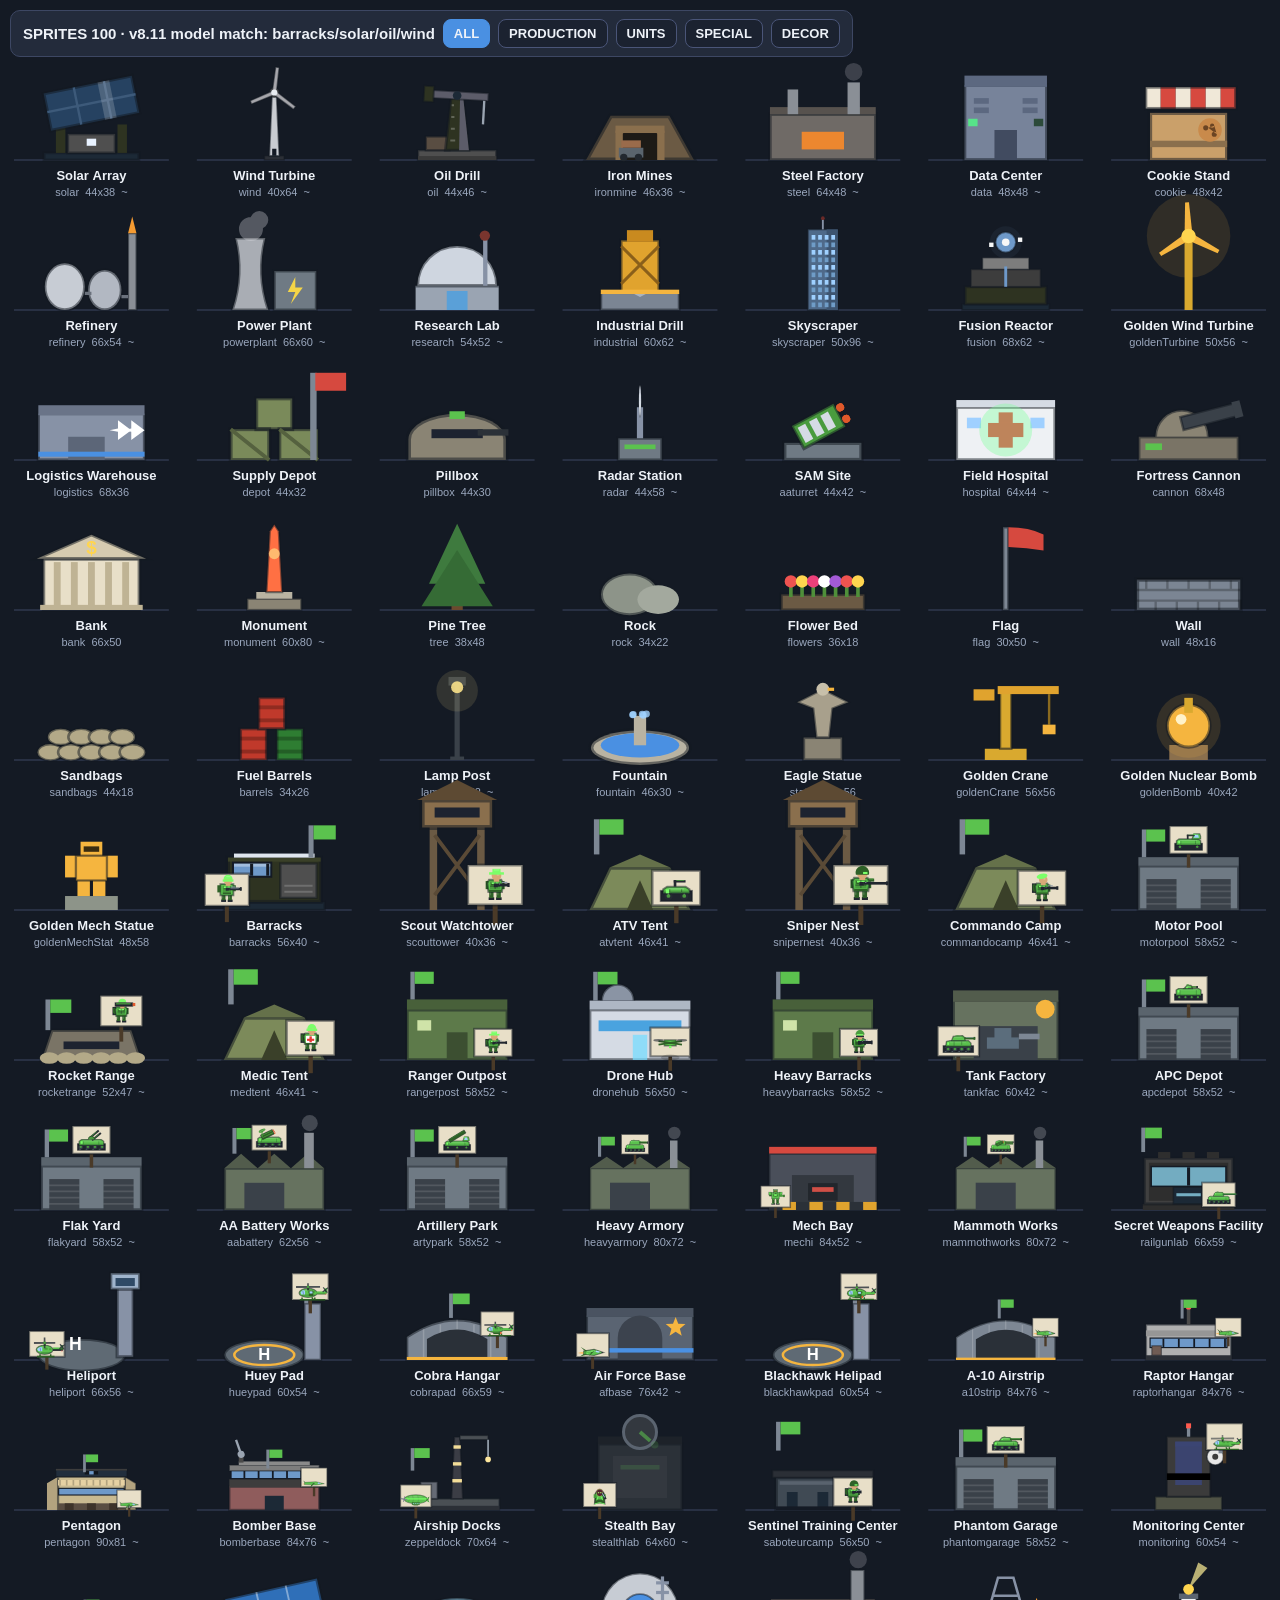
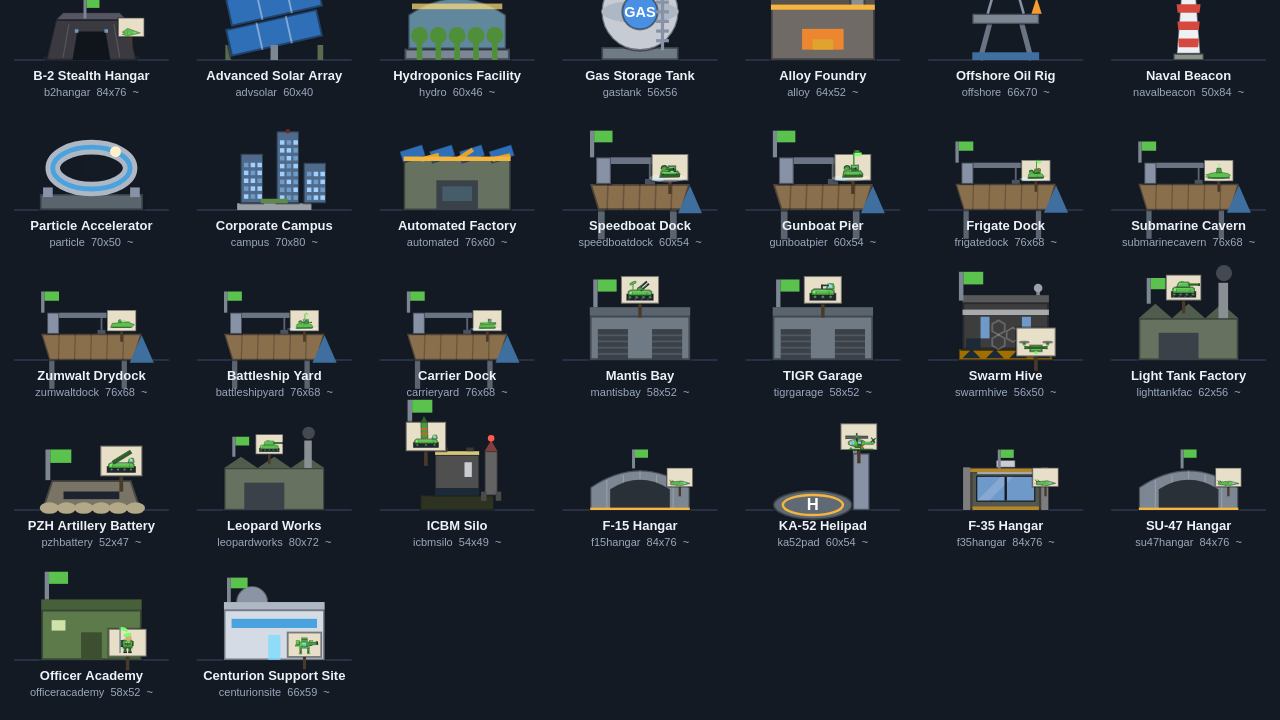
<file: vibe/military-base-25d/preview.html>
<!DOCTYPE html>
<html lang="en">
<head>
<meta charset="UTF-8">
<meta name="viewport" content="width=device-width, initial-scale=1.0">
<title>Build a Military Base — 2.5D Remake</title>
<link rel="stylesheet" href="style.css">
</head>
<body>
<canvas id="cv"></canvas>

<!-- top bar -->
<div id="topbar">
  <button class="pill" id="btnShop">💰 SHOP</button>
  <button class="pill" id="btnHome">🏠 HOME</button>
</div>

<!-- left rail -->
<div id="rail">
  <button class="rail-btn" data-panel="backpack"><span class="r-ico">🎒</span><span class="r-lbl">BACKPACK</span></button>
  <button class="rail-btn" data-panel="rewards"><span class="r-ico">🎁</span><span class="r-lbl">REWARDS</span></button>
  <button class="rail-btn" data-panel="achieve"><span class="r-ico">🏆</span><span class="r-lbl">TROPHIES</span><span class="badge" id="achBadge" hidden>0</span></button>
  <button class="rail-btn" data-panel="leader"><span class="r-ico">📊</span><span class="r-lbl">RANKS</span></button>
  <button class="rail-btn" data-panel="robux"><span class="r-ico">💎</span><span class="r-lbl">ROBUX SHOP</span></button>
  <button class="rail-btn" data-panel="rebirth" id="railRebirth"><span class="r-ico">🔥</span><span class="r-lbl">REBIRTH</span><span class="badge" id="rbBadge" hidden>!</span></button>
  <button class="rail-btn" data-panel="patch"><span class="r-ico">📜</span><span class="r-lbl">PATCHES</span></button>
  <button class="rail-btn" data-panel="settings"><span class="r-ico">⚙️</span><span class="r-lbl">SETTINGS</span></button>
</div>

<!-- event timer (top right) -->
<div id="timerbox">
  <div class="t-line" id="tWave">⏱ WAVE 1:30</div>
  <div class="t-line" id="tBoss">🐍 BOSS 3:00</div>
</div>

<!-- boss hp bar -->
<div id="bossbar" hidden>
  <div class="bb-label">🐍 MECHA WORM</div>
  <div class="bb-track"><div class="bb-fill" id="bbFill"></div></div>
</div>

<!-- bottom-left HUD -->
<div id="hud">
  <button id="btnAttack">ATTACK</button>
  <div class="statbar"><span class="s-ico">⭐</span><span id="stPower">0</span><span class="s-cap">PWR</span></div>
  <div class="statbar"><span class="s-ico">🪖</span><span id="stUnits">0/10</span></div>
  <div class="statbar cash"><span class="s-ico">💵</span><span id="stCash">$500</span><span class="s-cap" id="stIncome">$0/s</span></div>
  <div class="statbar bank" id="stStoredRow" hidden><span class="s-ico">🏦</span><span id="stStored">$0</span><span class="s-cap" id="stCap">/ $0 cap</span></div>
</div>

<!-- control hint -->
<div id="hint">WASD move • wheel zoom • drag = select • Ctrl+click = move units • RMB = cancel • F1 = ADMIN</div>

<!-- minimap -->
<div id="minibox"><canvas id="mini" width="150" height="150"></canvas></div>
<button id="btnAdmin" title="Admin panel (F1 or `)">🛠 ADMIN</button>

<!-- ============ ADMIN DRAWER ============ -->
<div id="p-admin">
  <div class="a-head"><span>🛠 ADMIN PANEL</span><button class="x" id="aClose">✕</button></div>
  <div class="a-body">
    <div class="a-sec">💵 CASH</div>
    <div class="a-row">
      <button class="abtn" onclick="Admin.cash(10000)">+10K</button>
      <button class="abtn" onclick="Admin.cash(100000)">+100K</button>
      <button class="abtn" onclick="Admin.cash(1000000)">+1M</button>
      <button class="abtn" onclick="Admin.cash(100000000)">+100M</button>
    </div>
    <div class="a-row">
      <input id="aCash" class="ain" placeholder="custom (e.g. 2.5M)">
      <button class="abtn" onclick="Admin.cashCustom()">GIVE</button>
    </div>

    <div class="a-sec">🔎 SPAWN SETTINGS</div>
    <div class="a-row a-spawn">
      <input id="aFind" class="ainput" type="search" placeholder="Search buildings & units…" autocomplete="off">
    </div>
    <div class="a-row a-spawn">
      <label class="a-lbl">QTY</label>
      <input id="aQty" class="ainput a-qty" type="number" min="1" max="1000" step="1" value="1">
      <button class="abtn a-q" data-q="1">1</button><button class="abtn a-q" data-q="10">10</button><button class="abtn a-q" data-q="100">100</button><button class="abtn a-q" data-q="1000">1K</button>
    </div>
    <div class="a-row a-spawn">
      <label class="a-lbl">FOR</label>
      <select id="aOwner" class="aselect a-owner"></select>
    </div>

    <div class="a-sec">🏭 BUILDINGS <span class="a-note" id="aBuildsN"></span> <span class="a-note">BP = backpack ×QTY • PL = place on plot</span></div>
    <div id="aBuilds" class="a-list"></div>

    <div class="a-sec">🪖 SUMMON UNITS <span class="a-note" id="aUnitsN"></span> <span class="a-note">×QTY, ignores cap</span></div>
    <div id="aUnits" class="a-list"></div>

    <div class="a-sec">📦 CRATES (to backpack) <span class="a-note">stacks · open 1/5/10/ALL in the backpack</span></div>
    <div class="a-row">
      <button class="abtn" onclick="Admin.crate('standard')">STANDARD</button>
      <button class="abtn" onclick="Admin.crate('elite')">ELITE</button>
      <button class="abtn" onclick="Admin.crate('premium')">PREMIUM</button>
      <button class="abtn gold" onclick="Admin.crate('golden')">GOLDEN</button>
    </div>
    <div class="a-row">
      <button class="abtn" onclick="Admin.crate('premium',10)">PREMIUM ×10</button>
      <button class="abtn" onclick="Admin.crate('golden',10)">GOLDEN ×10</button>
    </div>

    <div class="a-sec">🧱 STACKING (v8.4) <span class="a-note">unlimited height</span></div>
    <div class="a-row">
      <button class="abtn" onclick="Admin.pile('solar',7)">PILE 7 SOLAR</button>
      <button class="abtn" onclick="Admin.pile('barracks',5)">PILE 5 BARRACKS</button>
      <button class="abtn" onclick="Admin.pile('industrial',4)">PILE 4 DRILLS</button>
    </div>
    <div class="a-row"><span class="a-note">Or hold any building in your backpack and click one you already own — it stacks on top. PILE stacks ×QTY of whatever you searched for at the top of the list.</span></div>

    <div class="a-sec">🤖 BOT BASES (pick a preset — yours stays yours)</div>
    <div id="aBots" class="a-bots"></div>

    <div class="a-sec">🐍 BOSS <span class="a-note">surfaces in the CITY (the middle) and SLAMS everything nearby</span></div>
    <div class="a-row">
      <button class="abtn" onclick="Admin.boss('summon')">SUMMON</button>
      <button class="abtn" onclick="Admin.boss('kill')">KILL + REWARD</button>
      <button class="abtn" onclick="Admin.boss('hp1')">SET 1 HP</button>
      <button class="abtn" onclick="Admin.boss('more')">+10K HP</button>
    </div>
    <div class="a-row">
      <input id="aBossHp" class="code-input a-hp" placeholder="CUSTOM HP (5000 / 250K / 2M)" autocomplete="off">
      <button class="abtn" onclick="Admin.bossHp()">SET HP</button>
    </div>
    <div class="a-row"><span class="a-note">CUSTOM HP also applies to every worm that spawns later. Leave it empty and press SET HP to go back to the default.</span></div>

    <div class="a-sec">⚠️ WAVES</div>
    <div class="a-row">
      <button class="abtn" onclick="Admin.wave('now')">SPAWN NOW</button>
      <button class="abtn" onclick="Admin.wave('horde')">HORDE x3</button>
      <button class="abtn" onclick="Admin.wave('reset')">RESET TIMERS</button>
    </div>

    <div class="a-sec">🚩 POINTS</div>
    <div class="a-row">
      <button class="abtn" onclick="Admin.points('take')">CAPTURE ALL</button>
      <button class="abtn" onclick="Admin.points('lose')">RELEASE TO NEUTRAL</button>
    </div>

    <div class="a-sec">🔥 REBIRTH</div>
    <div class="a-row">
      <button class="abtn" onclick="Admin.rebirth(1)">+1</button>
      <button class="abtn" onclick="Admin.rebirth(10)">+10</button>
      <button class="abtn" onclick="Admin.rebirth('force')">FORCE RESET NOW</button>
    </div>

    <div class="a-sec">⏱ TIME SCALE</div>
    <div class="a-row" id="aSpeed">
      <button class="abtn" data-sp="0">⏸</button>
      <button class="abtn on" data-sp="1">1x</button>
      <button class="abtn" data-sp="2">2x</button>
      <button class="abtn" data-sp="5">5x</button>
      <button class="abtn" data-sp="10">10x</button>
    </div>

    <div class="a-sec">⚙️ CHEATS</div>
    <div class="a-row">
      <button class="abtn tog" id="aGod">GOD MODE</button>
      <button class="abtn tog" id="aFreeze">FREEZE WAVES/BOSS</button>
      <button class="abtn tog" id="aNoResp">NO GARRISON RESPAWN</button>
    </div>
    <div class="a-row">
      <button class="abtn" onclick="Admin.claimRewards()">CLAIM ALL REWARDS</button>
      <button class="abtn" onclick="Admin.giveAllBuildings()">GIVE ALL BUILDINGS</button>
    </div>
    <div class="a-row">
      <button class="abtn" onclick="Admin.collectAll()">EMPTY ALL SAFES</button>
      <button class="abtn" onclick="Admin.garrison('train')">MUSTER GARRISON</button>
      <button class="abtn" onclick="Admin.garrison('standdown')">STAND DOWN</button>
      <button class="abtn" onclick="Admin.raid()">RAID ALERT</button>
    </div>

    <div class="a-sec">📍 TELEPORT CAMERA</div>
    <div class="a-row">
      <button class="abtn" onclick="Admin.go('base')">BASE</button>
      <button class="abtn" onclick="Admin.go('city')">CITY</button>
      <button class="abtn" onclick="Admin.go('north')">N</button>
      <button class="abtn" onclick="Admin.go('east')">E</button>
      <button class="abtn" onclick="Admin.go('south')">S</button>
      <button class="abtn" onclick="Admin.go('west')">W</button>
      <button class="abtn" onclick="Admin.go('nw')">NW</button>
      <button class="abtn" onclick="Admin.go('ne')">NE</button>
      <button class="abtn" onclick="Admin.go('se')">SE</button>
      <button class="abtn" onclick="Admin.go('sw')">SW</button>
      <button class="abtn" onclick="Admin.go('boss')">BOSS</button>
    </div>

    <div class="a-sec">📊 DEBUG</div>
    <div class="a-stats" id="aStats">—</div>

    <div class="a-sec">💾 SAVE DATA</div>
    <div class="a-row">
      <button class="abtn" onclick="Admin.exportSave()">EXPORT</button>
      <button class="abtn" onclick="Admin.importSave()">IMPORT &amp; RELOAD</button>
      <button class="abtn danger" onclick="Admin.wipe()">WIPE ALL</button>
    </div>
    <textarea id="aSave" class="asave" placeholder="save JSON appears here (export) or paste here (import)"></textarea>
  </div>
</div>

<!-- hover stat tooltip (shop cards) -->
<div id="tip" hidden></div>

<!-- toasts -->
<div id="toasts"></div>

<!-- ============ PANELS ============ -->
<div class="panel" id="p-shop">
  <div class="p-head"><span class="p-title">SHOP</span><button class="x" data-close>✕</button></div>
  <div class="p-body">
    <div class="tabs" id="shopTabs">
      <button data-tab="production" class="on">PRODUCTION</button>
      <button data-tab="units">UNITS</button>
      <button data-tab="special">SPECIAL</button>
      <button data-tab="decor">DECOR</button>
    </div>
    <div class="tabs sub" id="shopSubs" hidden></div>
    <div class="grid" id="shopGrid"></div>
  </div>
</div>

<div class="panel" id="p-backpack">
  <div class="p-head"><span class="p-title">BACKPACK</span><button class="x" data-close>✕</button></div>
  <div class="p-body">
    <p class="p-note">Identical items STACK (the badge = how many you hold) and the best rarity sits at the top. Click a building to place one — the backpack STAYS OPEN so you can keep placing; <b>SHIFT + drag</b> lays down a whole row/block. Click a crate to open 1 / 5 / 10 / ALL.</p>
    <div class="grid" id="bpGrid"></div>
  </div>
</div>

<div class="panel" id="p-rewards">
  <div class="p-head"><span class="p-title">REWARDS</span><button class="x" data-close>✕</button></div>
  <div class="p-body"><div class="rw-list" id="rwList"></div></div>
</div>

<div class="panel" id="p-achieve">
  <div class="p-head"><span class="p-title">🏆 ACHIEVEMENTS</span><button class="x" data-close>✕</button></div>
  <div class="p-body"><p class="p-note" id="achSummary"></p><div class="rw-list" id="achList"></div></div>
</div>

<div class="panel" id="p-leader">
  <div class="p-head"><span class="p-title">📊 LEADERBOARD</span><button class="x" data-close>✕</button></div>
  <div class="p-body"><p class="p-note">All 8 factions ranked by military power (buildings + army). Points held shown as flags.</p><div class="lb-list" id="lbList"></div></div>
</div>

<div class="panel" id="p-robux">
  <div class="p-head"><span class="p-title">ROBUX SHOP</span><button class="x" data-close>✕</button></div>
  <div class="p-body">
    <p class="p-note">This is a fan-made 2.5D remake — no real Robux. Crates cost in-game cash instead. Premium crates only contain LEGENDARY / MYTHIC buildings. Weekly featured item + pity after 80. Crates stack in your backpack — open them 1, 5, 10 or ALL at a time.</p>
    <div class="grid" id="rxGrid"></div>
  </div>
</div>

<div class="panel" id="p-settings">
  <div class="p-head"><span class="p-title">SETTINGS</span><button class="x" data-close>✕</button></div>
  <div class="p-body">
    <div class="set-row"><span>MUSIC</span><button class="toggle on" id="setMusic">On</button></div>
    <div class="set-row"><span>BUILDING SFX</span><button class="toggle on" id="setSfx">On</button></div>
    <div class="set-row"><span>DAMAGE NUMBERS</span><button class="toggle on" id="setDmg">On</button></div>
    <div class="set-row"><span>EFFECTS (FX)</span><button class="toggle blue on" id="setGfx">High</button></div>
    <div class="set-row"><span>UNIT GRAPHICS</span><button class="toggle blue on" id="setUnits">Normal</button></div>
    <div class="set-row"><span>BUILDING GRAPHICS</span><button class="toggle blue on" id="setBlds">Normal</button></div>
    <div class="set-row"><span>TREES &amp; DECOR</span><button class="toggle on" id="setTrees">On</button></div>
    <div class="set-row"><span>ENEMY BASE GRIDS</span><button class="toggle" id="setBotGrid">Off</button></div>
    <div class="set-row"><span>INDESTRUCTIBLE BUILDINGS</span><button class="toggle on" id="setIndestruct">On</button></div>
    <div class="set-row small"><span class="dim">LAGGING? Set EFFECTS → Low, both GRAPHICS rows → Blocks and TREES &amp; DECOR → Off.</span></div>
    <div class="set-row"><span>CODE</span><input id="codeBox" class="code-input" placeholder="Insert Codes Here" autocomplete="off"></div>
    <div class="set-row small"><span class="dim">Try: LOGI • WOWPREMIUM • SORRY • DUELS • 200K</span></div>
    <div class="set-row"><span></span><button class="danger" id="btnWipe">HARD RESET</button></div>
  </div>
</div>

<div class="panel" id="p-patch">
  <div class="p-head"><span class="p-title">📜 PATCH NOTES</span><button class="x" data-close>✕</button></div>
  <div class="p-body"><p class="p-note">Latest build first. Every change below is live in this version.</p><div class="rw-list" id="patchList"></div></div>
</div>

<div class="panel modal" id="p-rebirth">
  <div class="p-head"><span class="p-title">🔥 REBIRTH</span><button class="x" data-close>✕</button></div>
  <div class="p-body center">
    <div id="rbInfo"></div>
    <div class="btn-row">
      <button class="pill big" id="btnRebirthYes">REBIRTH</button>
      <button class="pill big ghost" data-close>NOT YET</button>
    </div>
  </div>
</div>

<div class="panel modal" id="p-openq">
  <div class="p-head"><span class="p-title">OPEN CRATES</span><button class="x" data-close>&#10005;</button></div>
  <div class="p-body center">
    <div class="oq-name" id="oqName">CRATE</div>
    <div class="oq-sub" id="oqSub">You have 1. Open how many?</div>
    <div class="btn-row" id="oqBtns"></div>
  </div>
</div>

<div class="panel modal crate" id="p-crate">
  <div class="p-body center">
    <div class="crate-stage" id="crateStage">
      <canvas id="crateIcon" width="150" height="110"></canvas>
    </div>
    <div class="crate-name" id="crateName">OPENING...</div>
    <div class="crate-rar" id="crateRar"></div>
    <div class="crate-list" id="crateList"></div>
    <button class="pill big" id="btnCrateDone">NICE</button>
  </div>
</div>

<!-- tutorial -->
<div id="tut">
  <div class="tut-card">
    <div class="tut-step" id="tutStep">1 / 4</div>
    <div class="tut-text" id="tutText"></div>
    <div class="btn-row">
      <button class="pill big" id="tutNext">GOT IT</button>
    </div>
  </div>
</div>

<!-- game code: loaded in order; smoke.js + gen_info.py read this list -->
<!-- ============ core: helpers + state ============ -->
<script src="js/core/01-helpers.js"></script>
<!-- ============ data ============ -->
<script src="js/data/01-world.js"></script>
<script src="js/data/02-factions.js"></script>
<script src="js/core/02-state.js"></script>
<script src="js/data/03-classes.js"></script>
<script src="js/data/04-units.js"></script>
<script src="js/data/05-unit-helpers.js"></script>
<script src="js/data/06-buildings.js"></script>
<script src="js/data/07-unit-buildings.js"></script>
<script src="js/data/08-rarities.js"></script>
<script src="js/data/09-units-naval.js"></script>
<script src="js/data/10-units-expansion.js"></script>
<script src="js/data/11-buildings-production.js"></script>
<script src="js/data/12-buildings-expansion.js"></script>
<!-- ============ rewards + achievements (data) ============ -->
<script src="js/rewards/01-crates-data.js"></script>
<script src="js/rewards/02-codes.js"></script>
<script src="js/rewards/03-rewards-data.js"></script>
<script src="js/achievements/01-achievements-data.js"></script>
<!-- ============ maps ============ -->
<script src="js/maps/01-map.js"></script>
<script src="js/maps/02-sea.js"></script>
<!-- ============ textures (sprites) ============ -->
<script src="js/textures/01-sprites.js"></script>
<script src="js/textures/02-sprites-units.js"></script>
<script src="js/textures/03-sprites-naval.js"></script>
<script src="js/textures/04-sprites-new-units.js"></script>
<script src="js/textures/05-sprites-buildings.js"></script>
<!-- ============ core: audio, camera (ground texture), fx ============ -->
<script src="js/core/03-save.js"></script>
<script src="js/core/04-audio.js"></script>
<script src="js/core/05-camera.js"></script>
<script src="js/core/06-fx.js"></script>
<!-- ============ systems ============ -->
<script src="js/systems/01-power.js"></script>
<script src="js/systems/02-economy.js"></script>
<script src="js/systems/03-waves.js"></script>
<script src="js/systems/04-captures.js"></script>
<!-- ============ buildings ============ -->
<script src="js/buildings/01-placement.js"></script>
<script src="js/buildings/02-production.js"></script>
<script src="js/buildings/03-bots.js"></script>
<script src="js/buildings/04-turrets.js"></script>
<script src="js/buildings/05-support.js"></script>
<!-- ============ units ============ -->
<script src="js/units/01-spawn.js"></script>
<script src="js/units/02-movement.js"></script>
<script src="js/units/03-spatial-grid.js"></script>
<script src="js/units/04-ai.js"></script>
<script src="js/units/05-combat.js"></script>
<!-- ============ rewards + achievements (logic + UI) ============ -->
<script src="js/rewards/04-crates.js"></script>
<script src="js/rewards/05-rewards-ui.js"></script>
<script src="js/achievements/02-achievements.js"></script>
<script src="js/achievements/03-achievements-ui.js"></script>
<!-- ============ render ============ -->
<script src="js/render/01-render.js"></script>
<script src="js/render/02-render-units.js"></script>
<script src="js/render/03-render-ground.js"></script>
<script src="js/render/04-minimap.js"></script>
<script src="js/render/05-blocks.js"></script>
<!-- ============ ui ============ -->
<script src="js/ui/01-ui-core.js"></script>
<script src="js/ui/02-shop.js"></script>
<script src="js/ui/03-tooltips.js"></script>
<script src="js/ui/04-backpack.js"></script>
<script src="js/ui/05-leaderboard.js"></script>
<script src="js/ui/06-settings.js"></script>
<script src="js/ui/07-rebirth.js"></script>
<script src="js/ui/08-tutorial.js"></script>
<script src="js/ui/09-input.js"></script>
<script src="js/ui/10-patch-notes.js"></script>
<script src="js/ui/11-quests.js"></script>
<!-- ============ admin + boot ============ -->
<script src="js/admin/01-admin.js"></script>
<style>
#topbar,#rail,#timerbox,#bossbar,#hud,#hint,#minibox,#btnAdmin,#p-admin,#tip,#toasts,
.panel,#tut{display:none!important}
#cv{position:absolute;top:0;left:0}
body{margin:0;background:#141a24;min-height:100vh}
#galbar{position:fixed;top:10px;left:10px;z-index:5;display:flex;gap:8px;align-items:center;
font:700 15px sans-serif;color:#eef2f8;background:#232b3b;border:1px solid #3d4763;
border-radius:10px;padding:8px 12px}
#galbar button{font:700 13px sans-serif;background:#1b2230;color:#eef2f8;border:1px solid #4a5578;
border-radius:8px;padding:6px 10px;cursor:pointer}
#galbar button.on{background:#4a90e2;border-color:#4a90e2}
</style>
<div id="galbar"><span id="galTitle"></span>
<button data-f="all" class="on">ALL</button><button data-f="production">PRODUCTION</button><button data-f="units">UNITS</button><button data-f="special">SPECIAL</button><button data-f="decor">DECOR</button>
</div>


<script>
/* sprite-sheet gallery: every BUILD sprite, live from SPR (animated). click tabs to filter. */
let galFilter='all';
document.querySelectorAll('#galbar button').forEach(b=>b.onclick=()=>{galFilter=b.dataset.f;
document.querySelectorAll('#galbar button').forEach(x=>x.classList.toggle('on',x===b));});
function gallery(t){
  const ids=Object.keys(BUILD).filter(id=>galFilter==='all'||BUILD[id].tab===galFilter);
  const tsec=t/1000;
  const vw=cv.width/DPR, cols=Math.max(1,Math.floor(vw/170)), cw=vw/cols, ch=150;
  const rows=Math.ceil(ids.length/cols), needH=rows*ch+70;
  if(cv.height<needH*DPR){cv.height=Math.ceil(needH*DPR);}
  cv.style.height=needH+'px';
  ctx.setTransform(DPR,0,0,DPR,0,0);
  ctx.fillStyle='#141a24'; ctx.fillRect(0,0,vw,needH);
  document.getElementById('galTitle').textContent='SPRITES '+ids.length+'  ·  v8.11 model match: barracks/solar/oil/wind';
  ids.forEach((id,i)=>{
    const sp=SPR[id]; if(!sp) return;
    const cx=(i%cols)*cw+cw/2, gy=Math.floor(i/cols)*ch+70, sc=Math.min(2.6,(cw-70)/sp.w,(ch-60)/sp.h);
    ctx.strokeStyle='#3d4763'; ctx.lineWidth=1;
    ctx.beginPath(); ctx.moveTo(cx-cw/2+14,gy+(ch-60)); ctx.lineTo(cx+cw/2-14,gy+(ch-60)); ctx.stroke();
    ctx.save(); ctx.translate(cx,gy+(ch-60)); ctx.scale(sc,sc);
    try{sp.draw(ctx,tsec,{side:'p',faction:0});}catch(e){}
    ctx.restore();
    ctx.fillStyle='#eef2f8'; ctx.font='700 13px sans-serif'; ctx.textAlign='center';
    ctx.fillText(BUILD[id].name,cx,gy+(ch-60)+20);
    ctx.fillStyle='#9aa7bd'; ctx.font='11px sans-serif';
    ctx.fillText(id+'  '+sp.w+'x'+sp.h+(sp.anim?'  ~':'') ,cx,gy+(ch-60)+36);
  });
  requestAnimationFrame(gallery);
}
requestAnimationFrame(gallery);
</script>

</body>
</html>
</file>
<file: vibe/military-base-25d/style.css>
/* Build a Military Base — 2.5D remake (fan project) */
:root{
  --panel:#232b3b; --panel2:#1b2230; --line:#3d4763; --line2:#4a5578;
  --txt:#eef2f8; --dim:#9aa7bd; --green:#5bc24e; --blue:#4a90e2; --red:#d6493f;
  --gold:#f5b53f; --c-common:#8f9aa8; --c-rare:#4a90e2; --c-epic:#a35ad6;
  --c-legend:#f5a53f; --c-myth:#ef5350; --c-gold:#ffd54f;
}
*{margin:0;padding:0;box-sizing:border-box;-webkit-user-select:none;user-select:none}
html,body{width:100%;height:100%;overflow:hidden;background:#0d1219;font-family:'Segoe UI',system-ui,-apple-system,sans-serif;color:var(--txt)}
#cv{position:fixed;inset:0;display:block}

/* ---------- top bar ---------- */
#topbar{position:fixed;top:12px;left:50%;transform:translateX(-50%);display:flex;gap:12px;z-index:20}
.pill{background:#2b3345;border:1px solid var(--line2);color:var(--txt);font-weight:800;letter-spacing:1px;
  font-size:14px;padding:9px 22px;border-radius:9px;cursor:pointer;transition:transform .08s,background .12s}
.pill:hover{background:#35405a;transform:translateY(-1px)}
.pill:active{transform:translateY(1px)}
.pill.big{font-size:16px;padding:12px 30px}
.pill.ghost{background:transparent}

/* ---------- left rail ---------- */
#rail{position:fixed;left:12px;top:84px;display:flex;flex-direction:column;gap:10px;z-index:20}
.rail-btn{position:relative;width:64px;height:64px;background:#2b3345;border:1px solid var(--line2);border-radius:14px;
  cursor:pointer;display:flex;flex-direction:column;align-items:center;justify-content:center;gap:2px;transition:transform .08s,background .12s}
.rail-btn:hover{background:#35405a;transform:translateX(2px)}
.r-ico{font-size:22px;line-height:1}
.r-lbl{font-size:8px;font-weight:800;letter-spacing:.5px;color:var(--dim)}
/* v8.14: extra rail buttons hide until EXPAND */
.rail-extra{display:none}
.rail-extra.show{display:flex}
.badge{position:absolute;top:-5px;right:-5px;width:18px;height:18px;border-radius:50%;background:var(--red);
  color:#fff;font-size:11px;font-weight:900;display:flex;align-items:center;justify-content:center}

/* ---------- timer box ---------- */
#timerbox{position:fixed;top:12px;right:14px;background:rgba(30,38,54,.92);border:1px solid var(--line2);
  border-radius:10px;padding:8px 14px;z-index:20;text-align:right}
.t-line{font-size:12px;font-weight:800;letter-spacing:.5px;padding:2px 0}
.t-line.danger{color:#ff7b6e;animation:pulse 1s infinite}
@keyframes pulse{50%{opacity:.45}}

/* ---------- boss bar ---------- */
#bossbar{position:fixed;top:64px;left:50%;transform:translateX(-50%);width:400px;z-index:20}
.bb-label{font-size:12px;font-weight:900;letter-spacing:2px;text-align:center;margin-bottom:4px;color:#ff9d8f}
.bb-track{height:12px;background:#1a2130;border:1px solid var(--line2);border-radius:7px;overflow:hidden}
.bb-fill{height:100%;width:100%;background:linear-gradient(90deg,#d6493f,#ff8a5c);transition:width .2s}

/* ---------- bottom HUD ---------- */
#hud{position:fixed;left:14px;bottom:14px;display:flex;flex-direction:column;gap:6px;z-index:20}
#btnAttack{width:122px;height:40px;background:var(--red);border:2px solid #fff;border-radius:9px;color:#fff;
  font-weight:900;font-size:15px;letter-spacing:2px;cursor:pointer;transition:transform .08s,filter .1s;margin-bottom:4px}
#btnAttack:hover{filter:brightness(1.12)}
#btnAttack:active{transform:scale(.96)}
.statbar{background:rgba(24,31,45,.9);border:1px solid var(--line);border-radius:8px;height:27px;
  display:flex;align-items:center;gap:7px;padding:0 10px;font-size:13px;font-weight:800;min-width:122px}
.statbar.cash{min-width:158px}
/* v7: money stored inside your buildings (Bank interest) */
.statbar.bank{min-width:158px;border-color:#7a6528}
.statbar.bank .s-ico{filter:drop-shadow(0 0 4px rgba(245,181,63,.5))}
.statbar.bank .s-cap{color:var(--dim)}
.s-ico{font-size:13px}
.s-cap{margin-left:auto;font-size:9px;color:var(--dim);letter-spacing:1px}
/* v8.14: "+" shortcut on the cash bar → ROBUX SHOP */
#btnCashPlus{width:20px;height:20px;border-radius:6px;border:1px solid #3f7a4e;background:#2f9e5b;color:#fff;
  font-size:14px;font-weight:900;line-height:1;cursor:pointer;padding:0}
#btnCashPlus:hover{filter:brightness(1.15)}

/* ---------- hint ---------- */
#hint{position:fixed;bottom:8px;left:50%;transform:translateX(-50%);font-size:10px;color:rgba(200,212,230,.55);
  letter-spacing:.4px;z-index:15;white-space:nowrap}

/* ---------- minimap ---------- */
#minibox{position:fixed;right:14px;bottom:14px;border:2px solid var(--line2);border-radius:8px;overflow:hidden;
  background:#10151f;z-index:20;box-shadow:0 4px 18px rgba(0,0,0,.5)}
#mini{display:block}

/* ---------- toasts ---------- */
#toasts{position:fixed;bottom:32px;left:50%;transform:translateX(-50%);display:flex;flex-direction:column;
  gap:8px;z-index:60;pointer-events:none;align-items:center}
.toast{background:rgba(30,38,54,.95);border:1px solid var(--line2);border-left:4px solid var(--gold);
  border-radius:8px;padding:10px 14px;font-size:12px;font-weight:700;max-width:300px;
  animation:tin .25s ease-out;box-shadow:0 4px 14px rgba(0,0,0,.4)}
.toast.out{opacity:0;transform:translateY(10px);transition:all .4s}
@keyframes tin{from{opacity:0;transform:translateY(14px)}to{opacity:1;transform:none}}

/* ---------- panels ---------- */
.panel{position:fixed;right:12px;top:64px;bottom:190px;width:min(460px,calc(100vw - 24px));
  background:rgba(33,41,58,.97);border:1px solid var(--line2);border-radius:14px;z-index:50;
  display:none;flex-direction:column;backdrop-filter:blur(8px);box-shadow:0 18px 60px rgba(0,0,0,.6)}
.panel.show{display:flex;animation:popR .16s ease-out}
@keyframes popR{from{transform:translateX(30px);opacity:.4}to{transform:none;opacity:1}}
@keyframes pop{from{transform:translate(-50%,-50%) scale(.94);opacity:.4}to{transform:translate(-50%,-50%) scale(1);opacity:1}}
.panel.modal{left:50%;top:50%;bottom:auto;right:auto;transform:translate(-50%,-50%) scale(.94);
  width:min(460px,92vw);max-height:82vh}
.panel.modal.show{animation:pop .16s ease-out}
.panel.crate{width:min(360px,92vw)}
.p-head{display:flex;align-items:center;justify-content:space-between;padding:14px 18px;border-bottom:1px solid var(--line)}
.p-title{font-size:16px;font-weight:900;letter-spacing:2px}
.x{width:27px;height:27px;background:var(--red);color:#fff;border:none;border-radius:7px;font-weight:900;
  cursor:pointer;font-size:12px}
.x:hover{filter:brightness(1.15)}
.p-body{padding:16px 18px;overflow-y:auto}
.p-body.center{text-align:center}
.p-note{font-size:11px;color:var(--dim);margin-bottom:12px;line-height:1.5}
.btn-row{display:flex;gap:12px;justify-content:center;margin-top:16px}

/* tabs */
.tabs{display:flex;gap:8px;margin-bottom:14px;flex-wrap:wrap}
.tabs button{background:#2b3345;border:1px solid var(--line2);color:var(--dim);font-weight:800;font-size:11px;
  letter-spacing:1px;padding:8px 16px;border-radius:8px;cursor:pointer}
.tabs button.on{background:var(--blue);border-color:var(--blue);color:#fff}
.tabs button:hover{background:#35405a;color:var(--txt)}
.tabs button.on:hover{background:#5a9ee8}

/* item grid */
.grid{display:grid;grid-template-columns:repeat(auto-fill,minmax(148px,1fr));gap:10px}
.card{background:#2b3447;border:2px solid var(--line);border-radius:10px;padding:8px;cursor:pointer;
  display:flex;flex-direction:column;align-items:center;gap:4px;transition:transform .1s}
.card:hover{transform:translateY(-3px)}
.card canvas{width:100%;height:64px;background:radial-gradient(ellipse at 50% 80%,rgba(255,255,255,.06),transparent 70%)}
.card .c-name{font-size:11px;font-weight:800;letter-spacing:.4px;text-align:center;min-height:28px;display:flex;align-items:center}
.card .c-cost{font-size:13px;font-weight:900;color:var(--gold)}
.card .c-info{font-size:9.5px;color:var(--dim);text-align:center;line-height:1.35;min-height:24px}
.card.locked{opacity:.55;cursor:not-allowed}
.card.locked .c-cost{color:var(--red)}
.card.r-common{border-color:rgba(143,154,168,.5)}
.card.r-rare{border-color:rgba(74,144,226,.65)}
.card.r-epic{border-color:rgba(163,90,214,.65)}
.card.r-legend{border-color:rgba(245,165,63,.75)}
.card.r-myth{border-color:rgba(239,83,80,.75);box-shadow:0 0 12px rgba(239,83,80,.25)}
.card.r-gold{border-color:rgba(255,213,79,.9);box-shadow:0 0 14px rgba(255,213,79,.3)}
.c-rar{font-size:8px;font-weight:900;letter-spacing:1px;padding:2px 8px;border-radius:5px}
.c-rar.common{background:rgba(143,154,168,.2);color:#b8c2d0}
.c-rar.rare{background:rgba(74,144,226,.25);color:#7fb4f0}
.c-rar.epic{background:rgba(163,90,214,.25);color:#c98ef0}
.c-rar.legendary{background:rgba(245,165,63,.25);color:#f5c072}
.c-rar.mythic{background:rgba(239,83,80,.3);color:#f08a88}
.c-rar.golden{background:rgba(255,213,79,.3);color:#ffe08a}

/* rewards */
.rw-list{display:flex;flex-direction:column;gap:9px}
.rw-item{display:flex;align-items:center;gap:12px;background:#2b3447;border:1px solid var(--line);
  border-radius:10px;padding:11px 14px}
.rw-item .rw-ico{font-size:22px}
.rw-item .rw-mid{flex:1}
.rw-item .rw-name{font-size:12.5px;font-weight:800}
.rw-item .rw-sub{font-size:10px;color:var(--dim);margin-top:2px}
.rw-item .rw-reward{font-size:10.5px;font-weight:800;color:var(--gold);margin-top:2px}
.rw-claim{background:var(--green);border:none;color:#fff;font-weight:900;font-size:11px;letter-spacing:1px;
  padding:9px 18px;border-radius:8px;cursor:pointer}
.rw-claim:disabled{background:#3a445c;color:#77839a;cursor:default}
.rw-claim:hover:not(:disabled){filter:brightness(1.12)}

/* settings rows */
.set-row{display:flex;align-items:center;justify-content:space-between;padding:10px 0;border-bottom:1px solid rgba(61,71,99,.5);font-size:13px;font-weight:800;letter-spacing:1px}
.set-row.small{font-size:10.5px;font-weight:600;letter-spacing:.3px}
.dim{color:var(--dim)}
.toggle{min-width:74px;padding:6px 12px;border:none;border-radius:7px;font-weight:900;font-size:11px;cursor:pointer;background:#5a6472;color:#cfd6e2}
.toggle.on{background:var(--green);color:#fff}
.toggle.blue.on{background:var(--blue)}
.code-input{background:#1b2230;border:1px solid var(--line2);border-radius:7px;color:var(--txt);
  font-size:13px;font-weight:700;letter-spacing:1px;padding:8px 12px;width:210px;outline:none}
.code-input:focus{border-color:var(--blue)}
.danger{background:#7a2d28;border:1px solid var(--red);color:#ffb0a8;font-weight:800;font-size:10px;
  padding:7px 14px;border-radius:7px;cursor:pointer;letter-spacing:1px}
.danger:hover{background:var(--red);color:#fff}

/* crate modal */
.crate-stage{margin:10px auto 4px;width:150px;height:110px;position:relative}
.crate-stage.opening canvas{animation:shake .5s infinite}
@keyframes shake{0%,100%{transform:rotate(-3deg)}50%{transform:rotate(3deg)}}
#crateIcon{display:block;margin:0 auto}
.crate-name{font-size:19px;font-weight:900;letter-spacing:1px;margin-top:6px;min-height:26px}
.crate-rar{font-size:11px;font-weight:900;letter-spacing:2px;margin-bottom:4px;min-height:16px}
.crate .pill.big{margin-top:8px}
/* v8.4: bulk-open results + the "open how many?" chooser */
.crate-list{width:100%;max-height:170px;overflow-y:auto;margin:6px 0 2px;text-align:left}
.cl-row{display:flex;align-items:center;gap:8px;padding:4px 8px;border-radius:7px;background:#232c3d;margin-bottom:4px}
.cl-dot{width:9px;height:9px;border-radius:50%;flex:0 0 auto}
.cl-name{font-size:11.5px;font-weight:800;letter-spacing:.4px;flex:1}
.cl-n{font-size:11px;font-weight:900;color:var(--txt)}
.oq-name{font-size:20px;font-weight:900;letter-spacing:1.5px;margin:6px 0 2px}
/* v8.5: admin custom boss HP box */
.a-hp{flex:1;min-width:0;font-size:10px;padding:6px 8px;height:auto}
.oq-sub{font-size:11px;color:var(--dim);margin-bottom:10px}
.oq-btns{display:flex;gap:8px;flex-wrap:wrap;justify-content:center}
/* v8.4: backpack stack badge (how many of this item you hold) */
.card{position:relative}
.c-stack{position:absolute;top:-7px;right:-7px;min-width:24px;height:22px;padding:0 6px;border-radius:11px;
  background:var(--gold);color:#20180a;font-size:11px;font-weight:900;line-height:22px;text-align:center;
  border:2px solid #1b2230;box-shadow:0 2px 6px rgba(0,0,0,.45)}
#p-crate.show .p-body{animation:glow 1.2s infinite}
@keyframes glow{0%,100%{filter:drop-shadow(0 0 0 rgba(245,181,63,0))}50%{filter:drop-shadow(0 0 18px rgba(245,181,63,.35))}}

/* rebirth info */
#rbInfo{font-size:13px;line-height:1.9;background:#1b2230;border:1px solid var(--line);border-radius:10px;
  padding:16px 20px;margin-bottom:6px}
#rbInfo b{color:var(--gold)}
.rb-prog{height:10px;background:#2b3447;border-radius:6px;overflow:hidden;margin-top:8px}
.rb-prog i{display:block;height:100%;background:linear-gradient(90deg,var(--gold),#ff8a5c)}

/* ---------- admin drawer ---------- */
#btnAdmin{position:fixed;right:176px;bottom:22px;z-index:30;height:34px;padding:0 12px;border-radius:9px;
  background:#2b3345;border:1px solid var(--line2);cursor:pointer;font-size:11px;font-weight:800;
  letter-spacing:1px;color:var(--gold);opacity:.85;display:flex;align-items:center;gap:5px;white-space:nowrap}
#btnAdmin:hover{opacity:1;background:#35405a}
#p-admin{position:fixed;top:0;right:0;height:100vh;width:min(330px,90vw);background:rgba(26,33,47,.98);
  border-left:1px solid var(--line2);z-index:70;transform:translateX(105%);transition:transform .18s ease-out;
  display:flex;flex-direction:column;box-shadow:-10px 0 40px rgba(0,0,0,.5)}
#p-admin.open{transform:translateX(0)}
.a-head{display:flex;align-items:center;justify-content:space-between;padding:13px 16px;border-bottom:1px solid var(--line);
  font-weight:900;letter-spacing:2px;font-size:13px;background:#1b2230}
.a-body{padding:10px 14px 20px;overflow-y:auto;flex:1}
.a-body::-webkit-scrollbar{width:8px}
.a-body::-webkit-scrollbar-thumb{background:#3d4763;border-radius:4px}
.a-sec{font-size:10px;font-weight:900;letter-spacing:1.5px;color:var(--gold);margin:14px 0 6px;
  display:flex;align-items:center;gap:6px;border-bottom:1px solid rgba(61,71,99,.5);padding-bottom:4px}
.a-sec:first-child{margin-top:2px}
.a-note{color:var(--dim);font-weight:600;letter-spacing:.3px;font-size:9px}
.a-row{display:flex;gap:6px;flex-wrap:wrap;margin-bottom:6px}
.abtn{background:#2b3447;border:1px solid var(--line2);color:var(--txt);font-size:10.5px;font-weight:800;
  letter-spacing:.5px;padding:6px 10px;border-radius:7px;cursor:pointer;transition:background .1s}
.abtn:hover{background:#3a4763}
.abtn.on{background:var(--blue);border-color:var(--blue)}
.abtn.tog{flex:1}
.abtn.tog.on{background:var(--red);border-color:var(--red)}
.abtn.gold{border-color:var(--c-gold);color:var(--c-gold)}
.abtn.danger{background:#7a2d28;border-color:var(--red);color:#ffb0a8}
.abtn.danger:hover{background:var(--red);color:#fff}
/* bot base presets */
.a-bots{display:flex;flex-direction:column;gap:5px;margin-bottom:8px;max-height:230px;overflow-y:auto;padding-right:2px}
.bot-row{display:flex;align-items:center;gap:8px;background:#232b3b;border:1px solid var(--line);border-radius:8px;padding:6px 8px}
.bot-row .bn{flex:1;font-size:10.5px;font-weight:800;color:var(--txt);white-space:nowrap;overflow:hidden;text-overflow:ellipsis}
.aselect{background:#141a26;border:1px solid var(--line2);color:var(--txt);font-size:10px;font-weight:700;
  padding:4px 6px;border-radius:6px;max-width:150px;cursor:pointer}
.aselect:focus{outline:none;border-color:var(--blue)}
.aselect option{background:#1a2130}

.ain{flex:1;min-width:80px;background:#1b2230;border:1px solid var(--line2);border-radius:7px;color:var(--txt);
  font-size:11px;padding:6px 9px;outline:none;font-weight:700}
.ain:focus{border-color:var(--blue)}
.bld-row{display:flex;align-items:center;gap:6px;margin-bottom:4px;background:#232b3b;border:1px solid var(--line);
  border-radius:8px;padding:5px 8px}
.bld-row .bn{flex:1;font-size:10.5px;font-weight:800;letter-spacing:.3px;white-space:nowrap;overflow:hidden;text-overflow:ellipsis}
.bld-row .abtn{padding:4px 8px;font-size:9.5px}
.unit-row{display:flex;align-items:center;gap:6px;margin-bottom:4px}
.unit-row .un{width:86px;font-size:10.5px;font-weight:800}
.unit-row .abtn{flex:1;padding:5px 4px;font-size:9.5px}
.a-stats{background:#10151f;border:1px solid var(--line);border-radius:8px;padding:9px 11px;font-size:10.5px;
  line-height:1.8;color:#9fe0a0;font-family:ui-monospace,Consolas,monospace;white-space:pre}
.asave{width:100%;height:74px;background:#10151f;border:1px solid var(--line2);border-radius:8px;color:#c9d4e5;
  font-size:9.5px;padding:8px;outline:none;font-family:ui-monospace,Consolas,monospace;resize:vertical}

/* tutorial */
#tut{position:fixed;inset:0;background:rgba(8,12,19,.8);z-index:100;display:none;align-items:center;justify-content:center}
#tut.show{display:flex}
.tut-card{width:min(520px,92vw);background:var(--panel);border:1px solid var(--line2);border-radius:14px;
  padding:26px 28px;text-align:center;box-shadow:0 18px 60px rgba(0,0,0,.7)}
.tut-step{font-size:11px;font-weight:900;color:var(--gold);letter-spacing:2px;margin-bottom:14px}
.tut-text{font-size:14px;line-height:1.75;color:#dce4f0}
.tut-text b{color:#fff}

/* scrollbar */
.p-body::-webkit-scrollbar{width:9px}
.p-body::-webkit-scrollbar-thumb{background:#3d4763;border-radius:5px}
.p-body::-webkit-scrollbar-track{background:transparent}

/* ---------- v4: shop sub-tabs, tooltip, rarity, achievements, leaderboard ---------- */
.tabs.sub{margin-top:-4px}
.tabs.sub button{font-size:10px;padding:5px 10px}
.card .c-cls{font-size:9px;font-weight:800;letter-spacing:.5px;text-align:center;color:var(--dim)}
#tip{position:fixed;z-index:80;pointer-events:none;min-width:190px;max-width:260px;background:rgba(18,22,31,.97);
  border:1px solid var(--line2);border-radius:10px;padding:9px 11px;font-size:11px;line-height:1.45;box-shadow:0 8px 24px rgba(0,0,0,.5)}
#tip .t-h{font-weight:900;font-size:12.5px;margin-bottom:3px}
#tip .t-g{display:grid;grid-template-columns:auto 1fr;gap:1px 10px;margin-top:5px}
#tip .t-g span:nth-child(odd){color:var(--dim)}
#tip .t-m{margin-top:5px;font-size:10px}
#tip .t-m b.up{color:#7ddc6a} #tip .t-m b.dn{color:#ef8a6a} #tip .t-m b.no{color:#ef5350}
.rw-item.done{opacity:.6}
/* v8.14: QUESTS panel */
.q-tokens{background:#2b3447;border:1px solid var(--gold);border-radius:10px;padding:8px 12px;
  font-size:12px;font-weight:800;color:var(--gold);margin-bottom:4px}
.q-tokens b{font-size:14px}
#qShop{display:flex;gap:8px;flex-wrap:wrap;margin-top:4px}
.ach-prog{height:5px;border-radius:3px;background:#1d2330;margin-top:5px;overflow:hidden}
.ach-prog i{display:block;height:100%;background:linear-gradient(90deg,#f5a53f,#ffd54f)}
.lb-list{display:flex;flex-direction:column;gap:6px}
.lb-row{display:grid;grid-template-columns:28px 14px 1fr auto auto;gap:10px;align-items:center;background:#2b3447;
  border:1px solid var(--line);border-radius:9px;padding:8px 10px;font-size:12px;font-weight:800}
.lb-row.me{border-color:var(--gold);box-shadow:0 0 10px rgba(255,213,79,.2)}
.lb-row .lb-rank{font-size:14px;text-align:center}
.lb-row .lb-dot{width:12px;height:12px;border-radius:50%}
.lb-row .lb-pwr{color:var(--gold)}
.lb-row .lb-pts{color:var(--dim);font-size:11px}

/* v5 admin: scrollable, searchable spawn lists + quantity box */
.a-list{max-height:230px;overflow-y:auto;padding-right:4px;border:1px solid var(--line);border-radius:8px;padding:6px;background:rgba(0,0,0,.18)}
.a-list::-webkit-scrollbar{width:7px}.a-list::-webkit-scrollbar-thumb{background:#3a4660;border-radius:4px}
.a-spawn{display:flex;align-items:center;gap:6px;margin-bottom:6px}
.ainput{flex:1;min-width:0;background:#141a26;border:1px solid var(--line2);color:var(--txt);font-size:11px;font-weight:700;padding:6px 8px;border-radius:6px}
.ainput:focus{outline:none;border-color:var(--blue)}
.a-qty{flex:0 0 70px}
.a-lbl{font-size:9.5px;font-weight:900;letter-spacing:1px;color:var(--mut,#8f9aa8);width:30px}
.a-q{padding:5px 7px;font-size:9.5px}
.a-owner{flex:1}
.unit-row .un{flex:1;width:auto;white-space:nowrap;overflow:hidden;text-overflow:ellipsis}
.unit-row .abtn{flex:0 0 auto;padding:5px 8px}
.unit-row .uc,.bld-row .uc{font-size:8.5px;font-weight:900;letter-spacing:.5px;opacity:.6;text-transform:uppercase;margin-left:4px}
.a-empty{font-size:10px;opacity:.6;padding:6px;text-align:center}
</file>
